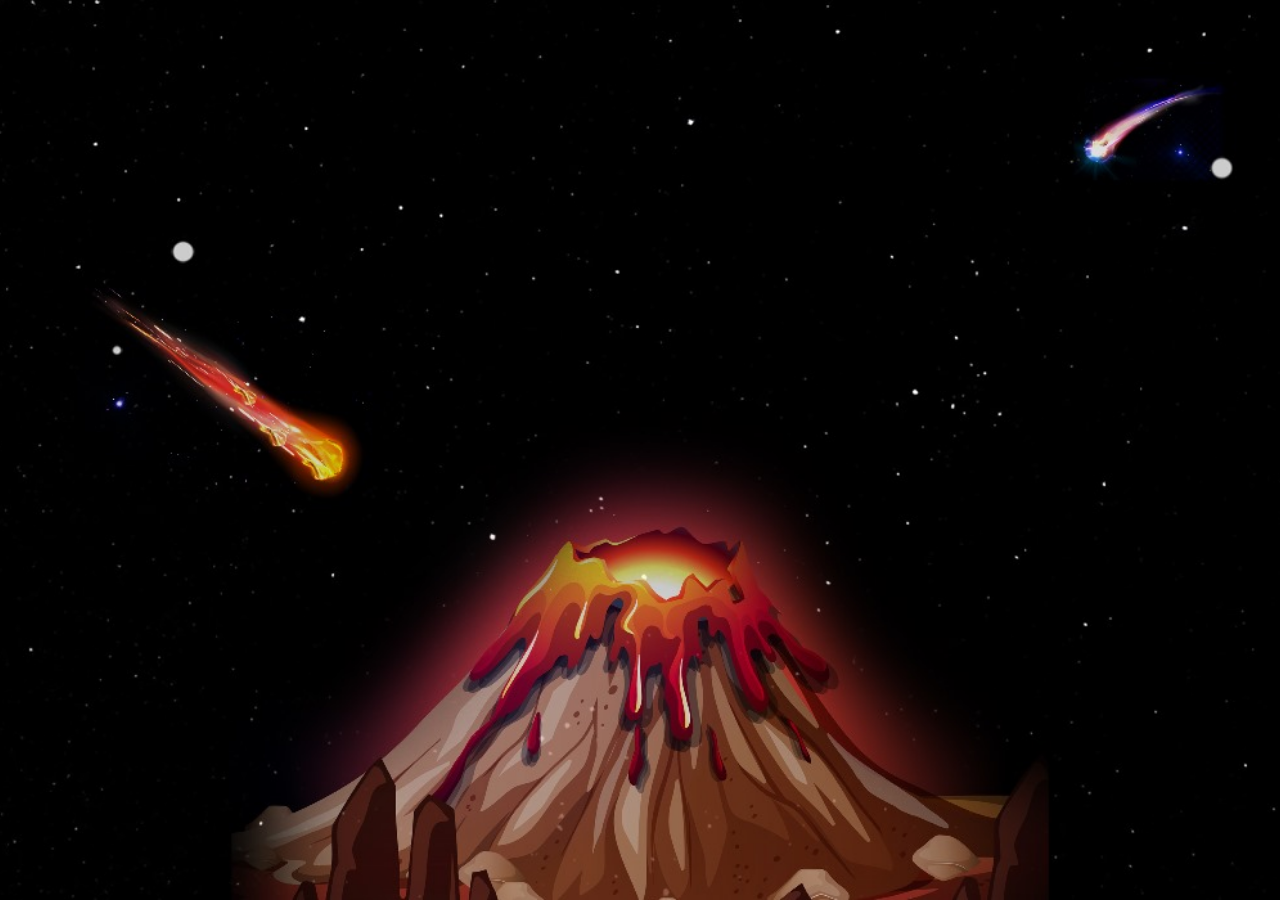
<file: static/signup/index.html>
<!doctype html>
<html lang="en">

<head>
    <meta charset="utf-8" />
    <link rel="icon" href="/favicon.ico" />
    
    <title>CTFzone</title>
    <script defer="defer" src="/static/signup/js/main.1fdb8266.js"></script>
    <link href="/static/signup/css/main.debf28ab.css" rel="stylesheet">
</head>

<body><noscript></noscript>
    <div id="root"></div>
</body>

</html>
</file>
<file: static/signup/css/main.debf28ab.css>
body {
  -webkit-font-smoothing: antialiased;
  -moz-osx-font-smoothing: grayscale;
  font-family: -apple-system, BlinkMacSystemFont, Segoe UI, Roboto, Oxygen,
    Ubuntu, Cantarell, Fira Sans, Droid Sans, Helvetica Neue, sans-serif;
}
code {
  font-family: source-code-pro, Menlo, Monaco, Consolas, Courier New, monospace;
}
body {
  align-items: center;
  -webkit-backdrop-filter: blur(0px);
  backdrop-filter: blur(0px);
  background: url(/static/signup/media/login.b3d6bb5cd932265d8024.jpg) no-repeat 50%
    fixed;
  background-size: cover;
  color: #fff;
  display: flex;
  font-family: Poppins, sans-serif;
  height: 100vh;
  justify-content: center;
  margin: 0;
}
.signup-container {
  padding: 0;
  right: 50px;
  text-align: center;
  width: 300px;
}
.signup-container h2 {
  color: #fff;
  font-size: 2.5rem;
  margin-bottom: 20px;
}
.signup-container p {
  color: #bbb;
  font-size: 1.2rem;
  margin-bottom: 30px;
}
.signup-form {
  display: flex;
  flex-direction: column;
}
.signup-form label {
  color: #bbb;
  font-size: 1.2rem;
  margin-bottom: 10px;
  text-align: left;
}
.signup-form input {
  background: #ffffff1a;
  border: none;
  border-radius: 30px;
  box-shadow: none;
  color: #fff;
  font-size: 1.1rem;
  justify-content: center;
  margin-bottom: 20px;
  margin-right: 100px;
  outline: none;
  padding: 15px;
  transition: all 0.3s ease-in-out;
  width: 100%;
}
.signup-form input::placeholder {
  color: #ddd;
}
.signup-form input:focus {
  background: #fff3;
  box-shadow: 0 0 15px #fff9;
}
.signup-form .password-container {
  position: relative;
}
.signup-form .password-container input {
  padding-right: 100px;
}
.signup-form .password-container i {
  color: #bbb;
  cursor: pointer;
  position: absolute;
  right: 50px;
  top: 50%;
  transform: translateY(-50%);
}
.signup-form button {
  background-color: #f58a42;
  border: none;
  border-radius: 30px;
  box-shadow: none;
  color: #fff;
  cursor: pointer;
  font-size: 1.2rem;
  margin-left: 10px;
  margin-right: 0;
  padding: 15px;
  right: 50px;
  transition: background-color 0.3s ease, transform 0.3s ease;
}
.login-form button:hover,
.signup-form button:hover {
  background-color: #e06727;
  transform: translateY(-3px);
}
.signup-form button:active {
  transform: translateY(1px);
}
.options {
  align-items: center;
  display: flex;
  font-size: 1rem;
  gap: 7px;
  justify-content: center;
}
.options a {
  color: #f58a42;
  text-decoration: none;
}
.options a:hover {
  text-decoration: underline;
}
.input-group-text {
  align-items: center;
  display: flex;
  font-size: 1rem;
  font-weight: 400;
  line-height: 1.5;
  padding: 0.375rem 0.75rem;
  text-align: center;
  white-space: nowrap;
}
.input-group {
  background: none;
  box-shadow: none;
}
.input-group-text i,
.input-group-text:hover i {
  color: #f58a42;
}
.form-control-span {
  border: #e06727;
  cursor: pointer;
  height: 0;
  padding: 0;
  position: absolute;
  right: 30px;
  top: 35%;
  width: 0;
}
/*!
 * Bootstrap Icons v1.11.3 (https://icons.getbootstrap.com/)
 * Copyright 2019-2024 The Bootstrap Authors
 * Licensed under MIT (https://github.com/twbs/icons/blob/main/LICENSE)
 */
@font-face {
  font-display: block;
  font-family: bootstrap-icons;
  src: url(/static/signup/media/bootstrap-icons.b7bcc075b395c14ce8c2.woff2)
      format("woff2"),
    url(/static/signup/media/bootstrap-icons.39795c0b4513de014cf8.woff) format("woff");
}
.bi:before,
[class*=" bi-"]:before,
[class^="bi-"]:before {
  font-feature-settings: normal;
  -webkit-font-smoothing: antialiased;
  -moz-osx-font-smoothing: grayscale;
  display: inline-block;
  font-family: bootstrap-icons !important;
  font-style: normal;
  font-variant: normal;
  font-weight: 400 !important;
  line-height: 1;
  text-transform: none;
  vertical-align: -0.125em;
}
.bi-123:before {
  content: "\f67f";
}
.bi-alarm-fill:before {
  content: "\f101";
}
.bi-alarm:before {
  content: "\f102";
}
.bi-align-bottom:before {
  content: "\f103";
}
.bi-align-center:before {
  content: "\f104";
}
.bi-align-end:before {
  content: "\f105";
}
.bi-align-middle:before {
  content: "\f106";
}
.bi-align-start:before {
  content: "\f107";
}
.bi-align-top:before {
  content: "\f108";
}
.bi-alt:before {
  content: "\f109";
}
.bi-app-indicator:before {
  content: "\f10a";
}
.bi-app:before {
  content: "\f10b";
}
.bi-archive-fill:before {
  content: "\f10c";
}
.bi-archive:before {
  content: "\f10d";
}
.bi-arrow-90deg-down:before {
  content: "\f10e";
}
.bi-arrow-90deg-left:before {
  content: "\f10f";
}
.bi-arrow-90deg-right:before {
  content: "\f110";
}
.bi-arrow-90deg-up:before {
  content: "\f111";
}
.bi-arrow-bar-down:before {
  content: "\f112";
}
.bi-arrow-bar-left:before {
  content: "\f113";
}
.bi-arrow-bar-right:before {
  content: "\f114";
}
.bi-arrow-bar-up:before {
  content: "\f115";
}
.bi-arrow-clockwise:before {
  content: "\f116";
}
.bi-arrow-counterclockwise:before {
  content: "\f117";
}
.bi-arrow-down-circle-fill:before {
  content: "\f118";
}
.bi-arrow-down-circle:before {
  content: "\f119";
}
.bi-arrow-down-left-circle-fill:before {
  content: "\f11a";
}
.bi-arrow-down-left-circle:before {
  content: "\f11b";
}
.bi-arrow-down-left-square-fill:before {
  content: "\f11c";
}
.bi-arrow-down-left-square:before {
  content: "\f11d";
}
.bi-arrow-down-left:before {
  content: "\f11e";
}
.bi-arrow-down-right-circle-fill:before {
  content: "\f11f";
}
.bi-arrow-down-right-circle:before {
  content: "\f120";
}
.bi-arrow-down-right-square-fill:before {
  content: "\f121";
}
.bi-arrow-down-right-square:before {
  content: "\f122";
}
.bi-arrow-down-right:before {
  content: "\f123";
}
.bi-arrow-down-short:before {
  content: "\f124";
}
.bi-arrow-down-square-fill:before {
  content: "\f125";
}
.bi-arrow-down-square:before {
  content: "\f126";
}
.bi-arrow-down-up:before {
  content: "\f127";
}
.bi-arrow-down:before {
  content: "\f128";
}
.bi-arrow-left-circle-fill:before {
  content: "\f129";
}
.bi-arrow-left-circle:before {
  content: "\f12a";
}
.bi-arrow-left-right:before {
  content: "\f12b";
}
.bi-arrow-left-short:before {
  content: "\f12c";
}
.bi-arrow-left-square-fill:before {
  content: "\f12d";
}
.bi-arrow-left-square:before {
  content: "\f12e";
}
.bi-arrow-left:before {
  content: "\f12f";
}
.bi-arrow-repeat:before {
  content: "\f130";
}
.bi-arrow-return-left:before {
  content: "\f131";
}
.bi-arrow-return-right:before {
  content: "\f132";
}
.bi-arrow-right-circle-fill:before {
  content: "\f133";
}
.bi-arrow-right-circle:before {
  content: "\f134";
}
.bi-arrow-right-short:before {
  content: "\f135";
}
.bi-arrow-right-square-fill:before {
  content: "\f136";
}
.bi-arrow-right-square:before {
  content: "\f137";
}
.bi-arrow-right:before {
  content: "\f138";
}
.bi-arrow-up-circle-fill:before {
  content: "\f139";
}
.bi-arrow-up-circle:before {
  content: "\f13a";
}
.bi-arrow-up-left-circle-fill:before {
  content: "\f13b";
}
.bi-arrow-up-left-circle:before {
  content: "\f13c";
}
.bi-arrow-up-left-square-fill:before {
  content: "\f13d";
}
.bi-arrow-up-left-square:before {
  content: "\f13e";
}
.bi-arrow-up-left:before {
  content: "\f13f";
}
.bi-arrow-up-right-circle-fill:before {
  content: "\f140";
}
.bi-arrow-up-right-circle:before {
  content: "\f141";
}
.bi-arrow-up-right-square-fill:before {
  content: "\f142";
}
.bi-arrow-up-right-square:before {
  content: "\f143";
}
.bi-arrow-up-right:before {
  content: "\f144";
}
.bi-arrow-up-short:before {
  content: "\f145";
}
.bi-arrow-up-square-fill:before {
  content: "\f146";
}
.bi-arrow-up-square:before {
  content: "\f147";
}
.bi-arrow-up:before {
  content: "\f148";
}
.bi-arrows-angle-contract:before {
  content: "\f149";
}
.bi-arrows-angle-expand:before {
  content: "\f14a";
}
.bi-arrows-collapse:before {
  content: "\f14b";
}
.bi-arrows-expand:before {
  content: "\f14c";
}
.bi-arrows-fullscreen:before {
  content: "\f14d";
}
.bi-arrows-move:before {
  content: "\f14e";
}
.bi-aspect-ratio-fill:before {
  content: "\f14f";
}
.bi-aspect-ratio:before {
  content: "\f150";
}
.bi-asterisk:before {
  content: "\f151";
}
.bi-at:before {
  content: "\f152";
}
.bi-award-fill:before {
  content: "\f153";
}
.bi-award:before {
  content: "\f154";
}
.bi-back:before {
  content: "\f155";
}
.bi-backspace-fill:before {
  content: "\f156";
}
.bi-backspace-reverse-fill:before {
  content: "\f157";
}
.bi-backspace-reverse:before {
  content: "\f158";
}
.bi-backspace:before {
  content: "\f159";
}
.bi-badge-3d-fill:before {
  content: "\f15a";
}
.bi-badge-3d:before {
  content: "\f15b";
}
.bi-badge-4k-fill:before {
  content: "\f15c";
}
.bi-badge-4k:before {
  content: "\f15d";
}
.bi-badge-8k-fill:before {
  content: "\f15e";
}
.bi-badge-8k:before {
  content: "\f15f";
}
.bi-badge-ad-fill:before {
  content: "\f160";
}
.bi-badge-ad:before {
  content: "\f161";
}
.bi-badge-ar-fill:before {
  content: "\f162";
}
.bi-badge-ar:before {
  content: "\f163";
}
.bi-badge-cc-fill:before {
  content: "\f164";
}
.bi-badge-cc:before {
  content: "\f165";
}
.bi-badge-hd-fill:before {
  content: "\f166";
}
.bi-badge-hd:before {
  content: "\f167";
}
.bi-badge-tm-fill:before {
  content: "\f168";
}
.bi-badge-tm:before {
  content: "\f169";
}
.bi-badge-vo-fill:before {
  content: "\f16a";
}
.bi-badge-vo:before {
  content: "\f16b";
}
.bi-badge-vr-fill:before {
  content: "\f16c";
}
.bi-badge-vr:before {
  content: "\f16d";
}
.bi-badge-wc-fill:before {
  content: "\f16e";
}
.bi-badge-wc:before {
  content: "\f16f";
}
.bi-bag-check-fill:before {
  content: "\f170";
}
.bi-bag-check:before {
  content: "\f171";
}
.bi-bag-dash-fill:before {
  content: "\f172";
}
.bi-bag-dash:before {
  content: "\f173";
}
.bi-bag-fill:before {
  content: "\f174";
}
.bi-bag-plus-fill:before {
  content: "\f175";
}
.bi-bag-plus:before {
  content: "\f176";
}
.bi-bag-x-fill:before {
  content: "\f177";
}
.bi-bag-x:before {
  content: "\f178";
}
.bi-bag:before {
  content: "\f179";
}
.bi-bar-chart-fill:before {
  content: "\f17a";
}
.bi-bar-chart-line-fill:before {
  content: "\f17b";
}
.bi-bar-chart-line:before {
  content: "\f17c";
}
.bi-bar-chart-steps:before {
  content: "\f17d";
}
.bi-bar-chart:before {
  content: "\f17e";
}
.bi-basket-fill:before {
  content: "\f17f";
}
.bi-basket:before {
  content: "\f180";
}
.bi-basket2-fill:before {
  content: "\f181";
}
.bi-basket2:before {
  content: "\f182";
}
.bi-basket3-fill:before {
  content: "\f183";
}
.bi-basket3:before {
  content: "\f184";
}
.bi-battery-charging:before {
  content: "\f185";
}
.bi-battery-full:before {
  content: "\f186";
}
.bi-battery-half:before {
  content: "\f187";
}
.bi-battery:before {
  content: "\f188";
}
.bi-bell-fill:before {
  content: "\f189";
}
.bi-bell:before {
  content: "\f18a";
}
.bi-bezier:before {
  content: "\f18b";
}
.bi-bezier2:before {
  content: "\f18c";
}
.bi-bicycle:before {
  content: "\f18d";
}
.bi-binoculars-fill:before {
  content: "\f18e";
}
.bi-binoculars:before {
  content: "\f18f";
}
.bi-blockquote-left:before {
  content: "\f190";
}
.bi-blockquote-right:before {
  content: "\f191";
}
.bi-book-fill:before {
  content: "\f192";
}
.bi-book-half:before {
  content: "\f193";
}
.bi-book:before {
  content: "\f194";
}
.bi-bookmark-check-fill:before {
  content: "\f195";
}
.bi-bookmark-check:before {
  content: "\f196";
}
.bi-bookmark-dash-fill:before {
  content: "\f197";
}
.bi-bookmark-dash:before {
  content: "\f198";
}
.bi-bookmark-fill:before {
  content: "\f199";
}
.bi-bookmark-heart-fill:before {
  content: "\f19a";
}
.bi-bookmark-heart:before {
  content: "\f19b";
}
.bi-bookmark-plus-fill:before {
  content: "\f19c";
}
.bi-bookmark-plus:before {
  content: "\f19d";
}
.bi-bookmark-star-fill:before {
  content: "\f19e";
}
.bi-bookmark-star:before {
  content: "\f19f";
}
.bi-bookmark-x-fill:before {
  content: "\f1a0";
}
.bi-bookmark-x:before {
  content: "\f1a1";
}
.bi-bookmark:before {
  content: "\f1a2";
}
.bi-bookmarks-fill:before {
  content: "\f1a3";
}
.bi-bookmarks:before {
  content: "\f1a4";
}
.bi-bookshelf:before {
  content: "\f1a5";
}
.bi-bootstrap-fill:before {
  content: "\f1a6";
}
.bi-bootstrap-reboot:before {
  content: "\f1a7";
}
.bi-bootstrap:before {
  content: "\f1a8";
}
.bi-border-all:before {
  content: "\f1a9";
}
.bi-border-bottom:before {
  content: "\f1aa";
}
.bi-border-center:before {
  content: "\f1ab";
}
.bi-border-inner:before {
  content: "\f1ac";
}
.bi-border-left:before {
  content: "\f1ad";
}
.bi-border-middle:before {
  content: "\f1ae";
}
.bi-border-outer:before {
  content: "\f1af";
}
.bi-border-right:before {
  content: "\f1b0";
}
.bi-border-style:before {
  content: "\f1b1";
}
.bi-border-top:before {
  content: "\f1b2";
}
.bi-border-width:before {
  content: "\f1b3";
}
.bi-border:before {
  content: "\f1b4";
}
.bi-bounding-box-circles:before {
  content: "\f1b5";
}
.bi-bounding-box:before {
  content: "\f1b6";
}
.bi-box-arrow-down-left:before {
  content: "\f1b7";
}
.bi-box-arrow-down-right:before {
  content: "\f1b8";
}
.bi-box-arrow-down:before {
  content: "\f1b9";
}
.bi-box-arrow-in-down-left:before {
  content: "\f1ba";
}
.bi-box-arrow-in-down-right:before {
  content: "\f1bb";
}
.bi-box-arrow-in-down:before {
  content: "\f1bc";
}
.bi-box-arrow-in-left:before {
  content: "\f1bd";
}
.bi-box-arrow-in-right:before {
  content: "\f1be";
}
.bi-box-arrow-in-up-left:before {
  content: "\f1bf";
}
.bi-box-arrow-in-up-right:before {
  content: "\f1c0";
}
.bi-box-arrow-in-up:before {
  content: "\f1c1";
}
.bi-box-arrow-left:before {
  content: "\f1c2";
}
.bi-box-arrow-right:before {
  content: "\f1c3";
}
.bi-box-arrow-up-left:before {
  content: "\f1c4";
}
.bi-box-arrow-up-right:before {
  content: "\f1c5";
}
.bi-box-arrow-up:before {
  content: "\f1c6";
}
.bi-box-seam:before {
  content: "\f1c7";
}
.bi-box:before {
  content: "\f1c8";
}
.bi-braces:before {
  content: "\f1c9";
}
.bi-bricks:before {
  content: "\f1ca";
}
.bi-briefcase-fill:before {
  content: "\f1cb";
}
.bi-briefcase:before {
  content: "\f1cc";
}
.bi-brightness-alt-high-fill:before {
  content: "\f1cd";
}
.bi-brightness-alt-high:before {
  content: "\f1ce";
}
.bi-brightness-alt-low-fill:before {
  content: "\f1cf";
}
.bi-brightness-alt-low:before {
  content: "\f1d0";
}
.bi-brightness-high-fill:before {
  content: "\f1d1";
}
.bi-brightness-high:before {
  content: "\f1d2";
}
.bi-brightness-low-fill:before {
  content: "\f1d3";
}
.bi-brightness-low:before {
  content: "\f1d4";
}
.bi-broadcast-pin:before {
  content: "\f1d5";
}
.bi-broadcast:before {
  content: "\f1d6";
}
.bi-brush-fill:before {
  content: "\f1d7";
}
.bi-brush:before {
  content: "\f1d8";
}
.bi-bucket-fill:before {
  content: "\f1d9";
}
.bi-bucket:before {
  content: "\f1da";
}
.bi-bug-fill:before {
  content: "\f1db";
}
.bi-bug:before {
  content: "\f1dc";
}
.bi-building:before {
  content: "\f1dd";
}
.bi-bullseye:before {
  content: "\f1de";
}
.bi-calculator-fill:before {
  content: "\f1df";
}
.bi-calculator:before {
  content: "\f1e0";
}
.bi-calendar-check-fill:before {
  content: "\f1e1";
}
.bi-calendar-check:before {
  content: "\f1e2";
}
.bi-calendar-date-fill:before {
  content: "\f1e3";
}
.bi-calendar-date:before {
  content: "\f1e4";
}
.bi-calendar-day-fill:before {
  content: "\f1e5";
}
.bi-calendar-day:before {
  content: "\f1e6";
}
.bi-calendar-event-fill:before {
  content: "\f1e7";
}
.bi-calendar-event:before {
  content: "\f1e8";
}
.bi-calendar-fill:before {
  content: "\f1e9";
}
.bi-calendar-minus-fill:before {
  content: "\f1ea";
}
.bi-calendar-minus:before {
  content: "\f1eb";
}
.bi-calendar-month-fill:before {
  content: "\f1ec";
}
.bi-calendar-month:before {
  content: "\f1ed";
}
.bi-calendar-plus-fill:before {
  content: "\f1ee";
}
.bi-calendar-plus:before {
  content: "\f1ef";
}
.bi-calendar-range-fill:before {
  content: "\f1f0";
}
.bi-calendar-range:before {
  content: "\f1f1";
}
.bi-calendar-week-fill:before {
  content: "\f1f2";
}
.bi-calendar-week:before {
  content: "\f1f3";
}
.bi-calendar-x-fill:before {
  content: "\f1f4";
}
.bi-calendar-x:before {
  content: "\f1f5";
}
.bi-calendar:before {
  content: "\f1f6";
}
.bi-calendar2-check-fill:before {
  content: "\f1f7";
}
.bi-calendar2-check:before {
  content: "\f1f8";
}
.bi-calendar2-date-fill:before {
  content: "\f1f9";
}
.bi-calendar2-date:before {
  content: "\f1fa";
}
.bi-calendar2-day-fill:before {
  content: "\f1fb";
}
.bi-calendar2-day:before {
  content: "\f1fc";
}
.bi-calendar2-event-fill:before {
  content: "\f1fd";
}
.bi-calendar2-event:before {
  content: "\f1fe";
}
.bi-calendar2-fill:before {
  content: "\f1ff";
}
.bi-calendar2-minus-fill:before {
  content: "\f200";
}
.bi-calendar2-minus:before {
  content: "\f201";
}
.bi-calendar2-month-fill:before {
  content: "\f202";
}
.bi-calendar2-month:before {
  content: "\f203";
}
.bi-calendar2-plus-fill:before {
  content: "\f204";
}
.bi-calendar2-plus:before {
  content: "\f205";
}
.bi-calendar2-range-fill:before {
  content: "\f206";
}
.bi-calendar2-range:before {
  content: "\f207";
}
.bi-calendar2-week-fill:before {
  content: "\f208";
}
.bi-calendar2-week:before {
  content: "\f209";
}
.bi-calendar2-x-fill:before {
  content: "\f20a";
}
.bi-calendar2-x:before {
  content: "\f20b";
}
.bi-calendar2:before {
  content: "\f20c";
}
.bi-calendar3-event-fill:before {
  content: "\f20d";
}
.bi-calendar3-event:before {
  content: "\f20e";
}
.bi-calendar3-fill:before {
  content: "\f20f";
}
.bi-calendar3-range-fill:before {
  content: "\f210";
}
.bi-calendar3-range:before {
  content: "\f211";
}
.bi-calendar3-week-fill:before {
  content: "\f212";
}
.bi-calendar3-week:before {
  content: "\f213";
}
.bi-calendar3:before {
  content: "\f214";
}
.bi-calendar4-event:before {
  content: "\f215";
}
.bi-calendar4-range:before {
  content: "\f216";
}
.bi-calendar4-week:before {
  content: "\f217";
}
.bi-calendar4:before {
  content: "\f218";
}
.bi-camera-fill:before {
  content: "\f219";
}
.bi-camera-reels-fill:before {
  content: "\f21a";
}
.bi-camera-reels:before {
  content: "\f21b";
}
.bi-camera-video-fill:before {
  content: "\f21c";
}
.bi-camera-video-off-fill:before {
  content: "\f21d";
}
.bi-camera-video-off:before {
  content: "\f21e";
}
.bi-camera-video:before {
  content: "\f21f";
}
.bi-camera:before {
  content: "\f220";
}
.bi-camera2:before {
  content: "\f221";
}
.bi-capslock-fill:before {
  content: "\f222";
}
.bi-capslock:before {
  content: "\f223";
}
.bi-card-checklist:before {
  content: "\f224";
}
.bi-card-heading:before {
  content: "\f225";
}
.bi-card-image:before {
  content: "\f226";
}
.bi-card-list:before {
  content: "\f227";
}
.bi-card-text:before {
  content: "\f228";
}
.bi-caret-down-fill:before {
  content: "\f229";
}
.bi-caret-down-square-fill:before {
  content: "\f22a";
}
.bi-caret-down-square:before {
  content: "\f22b";
}
.bi-caret-down:before {
  content: "\f22c";
}
.bi-caret-left-fill:before {
  content: "\f22d";
}
.bi-caret-left-square-fill:before {
  content: "\f22e";
}
.bi-caret-left-square:before {
  content: "\f22f";
}
.bi-caret-left:before {
  content: "\f230";
}
.bi-caret-right-fill:before {
  content: "\f231";
}
.bi-caret-right-square-fill:before {
  content: "\f232";
}
.bi-caret-right-square:before {
  content: "\f233";
}
.bi-caret-right:before {
  content: "\f234";
}
.bi-caret-up-fill:before {
  content: "\f235";
}
.bi-caret-up-square-fill:before {
  content: "\f236";
}
.bi-caret-up-square:before {
  content: "\f237";
}
.bi-caret-up:before {
  content: "\f238";
}
.bi-cart-check-fill:before {
  content: "\f239";
}
.bi-cart-check:before {
  content: "\f23a";
}
.bi-cart-dash-fill:before {
  content: "\f23b";
}
.bi-cart-dash:before {
  content: "\f23c";
}
.bi-cart-fill:before {
  content: "\f23d";
}
.bi-cart-plus-fill:before {
  content: "\f23e";
}
.bi-cart-plus:before {
  content: "\f23f";
}
.bi-cart-x-fill:before {
  content: "\f240";
}
.bi-cart-x:before {
  content: "\f241";
}
.bi-cart:before {
  content: "\f242";
}
.bi-cart2:before {
  content: "\f243";
}
.bi-cart3:before {
  content: "\f244";
}
.bi-cart4:before {
  content: "\f245";
}
.bi-cash-stack:before {
  content: "\f246";
}
.bi-cash:before {
  content: "\f247";
}
.bi-cast:before {
  content: "\f248";
}
.bi-chat-dots-fill:before {
  content: "\f249";
}
.bi-chat-dots:before {
  content: "\f24a";
}
.bi-chat-fill:before {
  content: "\f24b";
}
.bi-chat-left-dots-fill:before {
  content: "\f24c";
}
.bi-chat-left-dots:before {
  content: "\f24d";
}
.bi-chat-left-fill:before {
  content: "\f24e";
}
.bi-chat-left-quote-fill:before {
  content: "\f24f";
}
.bi-chat-left-quote:before {
  content: "\f250";
}
.bi-chat-left-text-fill:before {
  content: "\f251";
}
.bi-chat-left-text:before {
  content: "\f252";
}
.bi-chat-left:before {
  content: "\f253";
}
.bi-chat-quote-fill:before {
  content: "\f254";
}
.bi-chat-quote:before {
  content: "\f255";
}
.bi-chat-right-dots-fill:before {
  content: "\f256";
}
.bi-chat-right-dots:before {
  content: "\f257";
}
.bi-chat-right-fill:before {
  content: "\f258";
}
.bi-chat-right-quote-fill:before {
  content: "\f259";
}
.bi-chat-right-quote:before {
  content: "\f25a";
}
.bi-chat-right-text-fill:before {
  content: "\f25b";
}
.bi-chat-right-text:before {
  content: "\f25c";
}
.bi-chat-right:before {
  content: "\f25d";
}
.bi-chat-square-dots-fill:before {
  content: "\f25e";
}
.bi-chat-square-dots:before {
  content: "\f25f";
}
.bi-chat-square-fill:before {
  content: "\f260";
}
.bi-chat-square-quote-fill:before {
  content: "\f261";
}
.bi-chat-square-quote:before {
  content: "\f262";
}
.bi-chat-square-text-fill:before {
  content: "\f263";
}
.bi-chat-square-text:before {
  content: "\f264";
}
.bi-chat-square:before {
  content: "\f265";
}
.bi-chat-text-fill:before {
  content: "\f266";
}
.bi-chat-text:before {
  content: "\f267";
}
.bi-chat:before {
  content: "\f268";
}
.bi-check-all:before {
  content: "\f269";
}
.bi-check-circle-fill:before {
  content: "\f26a";
}
.bi-check-circle:before {
  content: "\f26b";
}
.bi-check-square-fill:before {
  content: "\f26c";
}
.bi-check-square:before {
  content: "\f26d";
}
.bi-check:before {
  content: "\f26e";
}
.bi-check2-all:before {
  content: "\f26f";
}
.bi-check2-circle:before {
  content: "\f270";
}
.bi-check2-square:before {
  content: "\f271";
}
.bi-check2:before {
  content: "\f272";
}
.bi-chevron-bar-contract:before {
  content: "\f273";
}
.bi-chevron-bar-down:before {
  content: "\f274";
}
.bi-chevron-bar-expand:before {
  content: "\f275";
}
.bi-chevron-bar-left:before {
  content: "\f276";
}
.bi-chevron-bar-right:before {
  content: "\f277";
}
.bi-chevron-bar-up:before {
  content: "\f278";
}
.bi-chevron-compact-down:before {
  content: "\f279";
}
.bi-chevron-compact-left:before {
  content: "\f27a";
}
.bi-chevron-compact-right:before {
  content: "\f27b";
}
.bi-chevron-compact-up:before {
  content: "\f27c";
}
.bi-chevron-contract:before {
  content: "\f27d";
}
.bi-chevron-double-down:before {
  content: "\f27e";
}
.bi-chevron-double-left:before {
  content: "\f27f";
}
.bi-chevron-double-right:before {
  content: "\f280";
}
.bi-chevron-double-up:before {
  content: "\f281";
}
.bi-chevron-down:before {
  content: "\f282";
}
.bi-chevron-expand:before {
  content: "\f283";
}
.bi-chevron-left:before {
  content: "\f284";
}
.bi-chevron-right:before {
  content: "\f285";
}
.bi-chevron-up:before {
  content: "\f286";
}
.bi-circle-fill:before {
  content: "\f287";
}
.bi-circle-half:before {
  content: "\f288";
}
.bi-circle-square:before {
  content: "\f289";
}
.bi-circle:before {
  content: "\f28a";
}
.bi-clipboard-check:before {
  content: "\f28b";
}
.bi-clipboard-data:before {
  content: "\f28c";
}
.bi-clipboard-minus:before {
  content: "\f28d";
}
.bi-clipboard-plus:before {
  content: "\f28e";
}
.bi-clipboard-x:before {
  content: "\f28f";
}
.bi-clipboard:before {
  content: "\f290";
}
.bi-clock-fill:before {
  content: "\f291";
}
.bi-clock-history:before {
  content: "\f292";
}
.bi-clock:before {
  content: "\f293";
}
.bi-cloud-arrow-down-fill:before {
  content: "\f294";
}
.bi-cloud-arrow-down:before {
  content: "\f295";
}
.bi-cloud-arrow-up-fill:before {
  content: "\f296";
}
.bi-cloud-arrow-up:before {
  content: "\f297";
}
.bi-cloud-check-fill:before {
  content: "\f298";
}
.bi-cloud-check:before {
  content: "\f299";
}
.bi-cloud-download-fill:before {
  content: "\f29a";
}
.bi-cloud-download:before {
  content: "\f29b";
}
.bi-cloud-drizzle-fill:before {
  content: "\f29c";
}
.bi-cloud-drizzle:before {
  content: "\f29d";
}
.bi-cloud-fill:before {
  content: "\f29e";
}
.bi-cloud-fog-fill:before {
  content: "\f29f";
}
.bi-cloud-fog:before {
  content: "\f2a0";
}
.bi-cloud-fog2-fill:before {
  content: "\f2a1";
}
.bi-cloud-fog2:before {
  content: "\f2a2";
}
.bi-cloud-hail-fill:before {
  content: "\f2a3";
}
.bi-cloud-hail:before {
  content: "\f2a4";
}
.bi-cloud-haze-fill:before {
  content: "\f2a6";
}
.bi-cloud-haze:before {
  content: "\f2a7";
}
.bi-cloud-haze2-fill:before {
  content: "\f2a8";
}
.bi-cloud-lightning-fill:before {
  content: "\f2a9";
}
.bi-cloud-lightning-rain-fill:before {
  content: "\f2aa";
}
.bi-cloud-lightning-rain:before {
  content: "\f2ab";
}
.bi-cloud-lightning:before {
  content: "\f2ac";
}
.bi-cloud-minus-fill:before {
  content: "\f2ad";
}
.bi-cloud-minus:before {
  content: "\f2ae";
}
.bi-cloud-moon-fill:before {
  content: "\f2af";
}
.bi-cloud-moon:before {
  content: "\f2b0";
}
.bi-cloud-plus-fill:before {
  content: "\f2b1";
}
.bi-cloud-plus:before {
  content: "\f2b2";
}
.bi-cloud-rain-fill:before {
  content: "\f2b3";
}
.bi-cloud-rain-heavy-fill:before {
  content: "\f2b4";
}
.bi-cloud-rain-heavy:before {
  content: "\f2b5";
}
.bi-cloud-rain:before {
  content: "\f2b6";
}
.bi-cloud-slash-fill:before {
  content: "\f2b7";
}
.bi-cloud-slash:before {
  content: "\f2b8";
}
.bi-cloud-sleet-fill:before {
  content: "\f2b9";
}
.bi-cloud-sleet:before {
  content: "\f2ba";
}
.bi-cloud-snow-fill:before {
  content: "\f2bb";
}
.bi-cloud-snow:before {
  content: "\f2bc";
}
.bi-cloud-sun-fill:before {
  content: "\f2bd";
}
.bi-cloud-sun:before {
  content: "\f2be";
}
.bi-cloud-upload-fill:before {
  content: "\f2bf";
}
.bi-cloud-upload:before {
  content: "\f2c0";
}
.bi-cloud:before {
  content: "\f2c1";
}
.bi-clouds-fill:before {
  content: "\f2c2";
}
.bi-clouds:before {
  content: "\f2c3";
}
.bi-cloudy-fill:before {
  content: "\f2c4";
}
.bi-cloudy:before {
  content: "\f2c5";
}
.bi-code-slash:before {
  content: "\f2c6";
}
.bi-code-square:before {
  content: "\f2c7";
}
.bi-code:before {
  content: "\f2c8";
}
.bi-collection-fill:before {
  content: "\f2c9";
}
.bi-collection-play-fill:before {
  content: "\f2ca";
}
.bi-collection-play:before {
  content: "\f2cb";
}
.bi-collection:before {
  content: "\f2cc";
}
.bi-columns-gap:before {
  content: "\f2cd";
}
.bi-columns:before {
  content: "\f2ce";
}
.bi-command:before {
  content: "\f2cf";
}
.bi-compass-fill:before {
  content: "\f2d0";
}
.bi-compass:before {
  content: "\f2d1";
}
.bi-cone-striped:before {
  content: "\f2d2";
}
.bi-cone:before {
  content: "\f2d3";
}
.bi-controller:before {
  content: "\f2d4";
}
.bi-cpu-fill:before {
  content: "\f2d5";
}
.bi-cpu:before {
  content: "\f2d6";
}
.bi-credit-card-2-back-fill:before {
  content: "\f2d7";
}
.bi-credit-card-2-back:before {
  content: "\f2d8";
}
.bi-credit-card-2-front-fill:before {
  content: "\f2d9";
}
.bi-credit-card-2-front:before {
  content: "\f2da";
}
.bi-credit-card-fill:before {
  content: "\f2db";
}
.bi-credit-card:before {
  content: "\f2dc";
}
.bi-crop:before {
  content: "\f2dd";
}
.bi-cup-fill:before {
  content: "\f2de";
}
.bi-cup-straw:before {
  content: "\f2df";
}
.bi-cup:before {
  content: "\f2e0";
}
.bi-cursor-fill:before {
  content: "\f2e1";
}
.bi-cursor-text:before {
  content: "\f2e2";
}
.bi-cursor:before {
  content: "\f2e3";
}
.bi-dash-circle-dotted:before {
  content: "\f2e4";
}
.bi-dash-circle-fill:before {
  content: "\f2e5";
}
.bi-dash-circle:before {
  content: "\f2e6";
}
.bi-dash-square-dotted:before {
  content: "\f2e7";
}
.bi-dash-square-fill:before {
  content: "\f2e8";
}
.bi-dash-square:before {
  content: "\f2e9";
}
.bi-dash:before {
  content: "\f2ea";
}
.bi-diagram-2-fill:before {
  content: "\f2eb";
}
.bi-diagram-2:before {
  content: "\f2ec";
}
.bi-diagram-3-fill:before {
  content: "\f2ed";
}
.bi-diagram-3:before {
  content: "\f2ee";
}
.bi-diamond-fill:before {
  content: "\f2ef";
}
.bi-diamond-half:before {
  content: "\f2f0";
}
.bi-diamond:before {
  content: "\f2f1";
}
.bi-dice-1-fill:before {
  content: "\f2f2";
}
.bi-dice-1:before {
  content: "\f2f3";
}
.bi-dice-2-fill:before {
  content: "\f2f4";
}
.bi-dice-2:before {
  content: "\f2f5";
}
.bi-dice-3-fill:before {
  content: "\f2f6";
}
.bi-dice-3:before {
  content: "\f2f7";
}
.bi-dice-4-fill:before {
  content: "\f2f8";
}
.bi-dice-4:before {
  content: "\f2f9";
}
.bi-dice-5-fill:before {
  content: "\f2fa";
}
.bi-dice-5:before {
  content: "\f2fb";
}
.bi-dice-6-fill:before {
  content: "\f2fc";
}
.bi-dice-6:before {
  content: "\f2fd";
}
.bi-disc-fill:before {
  content: "\f2fe";
}
.bi-disc:before {
  content: "\f2ff";
}
.bi-discord:before {
  content: "\f300";
}
.bi-display-fill:before {
  content: "\f301";
}
.bi-display:before {
  content: "\f302";
}
.bi-distribute-horizontal:before {
  content: "\f303";
}
.bi-distribute-vertical:before {
  content: "\f304";
}
.bi-door-closed-fill:before {
  content: "\f305";
}
.bi-door-closed:before {
  content: "\f306";
}
.bi-door-open-fill:before {
  content: "\f307";
}
.bi-door-open:before {
  content: "\f308";
}
.bi-dot:before {
  content: "\f309";
}
.bi-download:before {
  content: "\f30a";
}
.bi-droplet-fill:before {
  content: "\f30b";
}
.bi-droplet-half:before {
  content: "\f30c";
}
.bi-droplet:before {
  content: "\f30d";
}
.bi-earbuds:before {
  content: "\f30e";
}
.bi-easel-fill:before {
  content: "\f30f";
}
.bi-easel:before {
  content: "\f310";
}
.bi-egg-fill:before {
  content: "\f311";
}
.bi-egg-fried:before {
  content: "\f312";
}
.bi-egg:before {
  content: "\f313";
}
.bi-eject-fill:before {
  content: "\f314";
}
.bi-eject:before {
  content: "\f315";
}
.bi-emoji-angry-fill:before {
  content: "\f316";
}
.bi-emoji-angry:before {
  content: "\f317";
}
.bi-emoji-dizzy-fill:before {
  content: "\f318";
}
.bi-emoji-dizzy:before {
  content: "\f319";
}
.bi-emoji-expressionless-fill:before {
  content: "\f31a";
}
.bi-emoji-expressionless:before {
  content: "\f31b";
}
.bi-emoji-frown-fill:before {
  content: "\f31c";
}
.bi-emoji-frown:before {
  content: "\f31d";
}
.bi-emoji-heart-eyes-fill:before {
  content: "\f31e";
}
.bi-emoji-heart-eyes:before {
  content: "\f31f";
}
.bi-emoji-laughing-fill:before {
  content: "\f320";
}
.bi-emoji-laughing:before {
  content: "\f321";
}
.bi-emoji-neutral-fill:before {
  content: "\f322";
}
.bi-emoji-neutral:before {
  content: "\f323";
}
.bi-emoji-smile-fill:before {
  content: "\f324";
}
.bi-emoji-smile-upside-down-fill:before {
  content: "\f325";
}
.bi-emoji-smile-upside-down:before {
  content: "\f326";
}
.bi-emoji-smile:before {
  content: "\f327";
}
.bi-emoji-sunglasses-fill:before {
  content: "\f328";
}
.bi-emoji-sunglasses:before {
  content: "\f329";
}
.bi-emoji-wink-fill:before {
  content: "\f32a";
}
.bi-emoji-wink:before {
  content: "\f32b";
}
.bi-envelope-fill:before {
  content: "\f32c";
}
.bi-envelope-open-fill:before {
  content: "\f32d";
}
.bi-envelope-open:before {
  content: "\f32e";
}
.bi-envelope:before {
  content: "\f32f";
}
.bi-eraser-fill:before {
  content: "\f330";
}
.bi-eraser:before {
  content: "\f331";
}
.bi-exclamation-circle-fill:before {
  content: "\f332";
}
.bi-exclamation-circle:before {
  content: "\f333";
}
.bi-exclamation-diamond-fill:before {
  content: "\f334";
}
.bi-exclamation-diamond:before {
  content: "\f335";
}
.bi-exclamation-octagon-fill:before {
  content: "\f336";
}
.bi-exclamation-octagon:before {
  content: "\f337";
}
.bi-exclamation-square-fill:before {
  content: "\f338";
}
.bi-exclamation-square:before {
  content: "\f339";
}
.bi-exclamation-triangle-fill:before {
  content: "\f33a";
}
.bi-exclamation-triangle:before {
  content: "\f33b";
}
.bi-exclamation:before {
  content: "\f33c";
}
.bi-exclude:before {
  content: "\f33d";
}
.bi-eye-fill:before {
  content: "\f33e";
}
.bi-eye-slash-fill:before {
  content: "\f33f";
}
.bi-eye-slash:before {
  content: "\f340";
}
.bi-eye:before {
  content: "\f341";
}
.bi-eyedropper:before {
  content: "\f342";
}
.bi-eyeglasses:before {
  content: "\f343";
}
.bi-facebook:before {
  content: "\f344";
}
.bi-file-arrow-down-fill:before {
  content: "\f345";
}
.bi-file-arrow-down:before {
  content: "\f346";
}
.bi-file-arrow-up-fill:before {
  content: "\f347";
}
.bi-file-arrow-up:before {
  content: "\f348";
}
.bi-file-bar-graph-fill:before {
  content: "\f349";
}
.bi-file-bar-graph:before {
  content: "\f34a";
}
.bi-file-binary-fill:before {
  content: "\f34b";
}
.bi-file-binary:before {
  content: "\f34c";
}
.bi-file-break-fill:before {
  content: "\f34d";
}
.bi-file-break:before {
  content: "\f34e";
}
.bi-file-check-fill:before {
  content: "\f34f";
}
.bi-file-check:before {
  content: "\f350";
}
.bi-file-code-fill:before {
  content: "\f351";
}
.bi-file-code:before {
  content: "\f352";
}
.bi-file-diff-fill:before {
  content: "\f353";
}
.bi-file-diff:before {
  content: "\f354";
}
.bi-file-earmark-arrow-down-fill:before {
  content: "\f355";
}
.bi-file-earmark-arrow-down:before {
  content: "\f356";
}
.bi-file-earmark-arrow-up-fill:before {
  content: "\f357";
}
.bi-file-earmark-arrow-up:before {
  content: "\f358";
}
.bi-file-earmark-bar-graph-fill:before {
  content: "\f359";
}
.bi-file-earmark-bar-graph:before {
  content: "\f35a";
}
.bi-file-earmark-binary-fill:before {
  content: "\f35b";
}
.bi-file-earmark-binary:before {
  content: "\f35c";
}
.bi-file-earmark-break-fill:before {
  content: "\f35d";
}
.bi-file-earmark-break:before {
  content: "\f35e";
}
.bi-file-earmark-check-fill:before {
  content: "\f35f";
}
.bi-file-earmark-check:before {
  content: "\f360";
}
.bi-file-earmark-code-fill:before {
  content: "\f361";
}
.bi-file-earmark-code:before {
  content: "\f362";
}
.bi-file-earmark-diff-fill:before {
  content: "\f363";
}
.bi-file-earmark-diff:before {
  content: "\f364";
}
.bi-file-earmark-easel-fill:before {
  content: "\f365";
}
.bi-file-earmark-easel:before {
  content: "\f366";
}
.bi-file-earmark-excel-fill:before {
  content: "\f367";
}
.bi-file-earmark-excel:before {
  content: "\f368";
}
.bi-file-earmark-fill:before {
  content: "\f369";
}
.bi-file-earmark-font-fill:before {
  content: "\f36a";
}
.bi-file-earmark-font:before {
  content: "\f36b";
}
.bi-file-earmark-image-fill:before {
  content: "\f36c";
}
.bi-file-earmark-image:before {
  content: "\f36d";
}
.bi-file-earmark-lock-fill:before {
  content: "\f36e";
}
.bi-file-earmark-lock:before {
  content: "\f36f";
}
.bi-file-earmark-lock2-fill:before {
  content: "\f370";
}
.bi-file-earmark-lock2:before {
  content: "\f371";
}
.bi-file-earmark-medical-fill:before {
  content: "\f372";
}
.bi-file-earmark-medical:before {
  content: "\f373";
}
.bi-file-earmark-minus-fill:before {
  content: "\f374";
}
.bi-file-earmark-minus:before {
  content: "\f375";
}
.bi-file-earmark-music-fill:before {
  content: "\f376";
}
.bi-file-earmark-music:before {
  content: "\f377";
}
.bi-file-earmark-person-fill:before {
  content: "\f378";
}
.bi-file-earmark-person:before {
  content: "\f379";
}
.bi-file-earmark-play-fill:before {
  content: "\f37a";
}
.bi-file-earmark-play:before {
  content: "\f37b";
}
.bi-file-earmark-plus-fill:before {
  content: "\f37c";
}
.bi-file-earmark-plus:before {
  content: "\f37d";
}
.bi-file-earmark-post-fill:before {
  content: "\f37e";
}
.bi-file-earmark-post:before {
  content: "\f37f";
}
.bi-file-earmark-ppt-fill:before {
  content: "\f380";
}
.bi-file-earmark-ppt:before {
  content: "\f381";
}
.bi-file-earmark-richtext-fill:before {
  content: "\f382";
}
.bi-file-earmark-richtext:before {
  content: "\f383";
}
.bi-file-earmark-ruled-fill:before {
  content: "\f384";
}
.bi-file-earmark-ruled:before {
  content: "\f385";
}
.bi-file-earmark-slides-fill:before {
  content: "\f386";
}
.bi-file-earmark-slides:before {
  content: "\f387";
}
.bi-file-earmark-spreadsheet-fill:before {
  content: "\f388";
}
.bi-file-earmark-spreadsheet:before {
  content: "\f389";
}
.bi-file-earmark-text-fill:before {
  content: "\f38a";
}
.bi-file-earmark-text:before {
  content: "\f38b";
}
.bi-file-earmark-word-fill:before {
  content: "\f38c";
}
.bi-file-earmark-word:before {
  content: "\f38d";
}
.bi-file-earmark-x-fill:before {
  content: "\f38e";
}
.bi-file-earmark-x:before {
  content: "\f38f";
}
.bi-file-earmark-zip-fill:before {
  content: "\f390";
}
.bi-file-earmark-zip:before {
  content: "\f391";
}
.bi-file-earmark:before {
  content: "\f392";
}
.bi-file-easel-fill:before {
  content: "\f393";
}
.bi-file-easel:before {
  content: "\f394";
}
.bi-file-excel-fill:before {
  content: "\f395";
}
.bi-file-excel:before {
  content: "\f396";
}
.bi-file-fill:before {
  content: "\f397";
}
.bi-file-font-fill:before {
  content: "\f398";
}
.bi-file-font:before {
  content: "\f399";
}
.bi-file-image-fill:before {
  content: "\f39a";
}
.bi-file-image:before {
  content: "\f39b";
}
.bi-file-lock-fill:before {
  content: "\f39c";
}
.bi-file-lock:before {
  content: "\f39d";
}
.bi-file-lock2-fill:before {
  content: "\f39e";
}
.bi-file-lock2:before {
  content: "\f39f";
}
.bi-file-medical-fill:before {
  content: "\f3a0";
}
.bi-file-medical:before {
  content: "\f3a1";
}
.bi-file-minus-fill:before {
  content: "\f3a2";
}
.bi-file-minus:before {
  content: "\f3a3";
}
.bi-file-music-fill:before {
  content: "\f3a4";
}
.bi-file-music:before {
  content: "\f3a5";
}
.bi-file-person-fill:before {
  content: "\f3a6";
}
.bi-file-person:before {
  content: "\f3a7";
}
.bi-file-play-fill:before {
  content: "\f3a8";
}
.bi-file-play:before {
  content: "\f3a9";
}
.bi-file-plus-fill:before {
  content: "\f3aa";
}
.bi-file-plus:before {
  content: "\f3ab";
}
.bi-file-post-fill:before {
  content: "\f3ac";
}
.bi-file-post:before {
  content: "\f3ad";
}
.bi-file-ppt-fill:before {
  content: "\f3ae";
}
.bi-file-ppt:before {
  content: "\f3af";
}
.bi-file-richtext-fill:before {
  content: "\f3b0";
}
.bi-file-richtext:before {
  content: "\f3b1";
}
.bi-file-ruled-fill:before {
  content: "\f3b2";
}
.bi-file-ruled:before {
  content: "\f3b3";
}
.bi-file-slides-fill:before {
  content: "\f3b4";
}
.bi-file-slides:before {
  content: "\f3b5";
}
.bi-file-spreadsheet-fill:before {
  content: "\f3b6";
}
.bi-file-spreadsheet:before {
  content: "\f3b7";
}
.bi-file-text-fill:before {
  content: "\f3b8";
}
.bi-file-text:before {
  content: "\f3b9";
}
.bi-file-word-fill:before {
  content: "\f3ba";
}
.bi-file-word:before {
  content: "\f3bb";
}
.bi-file-x-fill:before {
  content: "\f3bc";
}
.bi-file-x:before {
  content: "\f3bd";
}
.bi-file-zip-fill:before {
  content: "\f3be";
}
.bi-file-zip:before {
  content: "\f3bf";
}
.bi-file:before {
  content: "\f3c0";
}
.bi-files-alt:before {
  content: "\f3c1";
}
.bi-files:before {
  content: "\f3c2";
}
.bi-film:before {
  content: "\f3c3";
}
.bi-filter-circle-fill:before {
  content: "\f3c4";
}
.bi-filter-circle:before {
  content: "\f3c5";
}
.bi-filter-left:before {
  content: "\f3c6";
}
.bi-filter-right:before {
  content: "\f3c7";
}
.bi-filter-square-fill:before {
  content: "\f3c8";
}
.bi-filter-square:before {
  content: "\f3c9";
}
.bi-filter:before {
  content: "\f3ca";
}
.bi-flag-fill:before {
  content: "\f3cb";
}
.bi-flag:before {
  content: "\f3cc";
}
.bi-flower1:before {
  content: "\f3cd";
}
.bi-flower2:before {
  content: "\f3ce";
}
.bi-flower3:before {
  content: "\f3cf";
}
.bi-folder-check:before {
  content: "\f3d0";
}
.bi-folder-fill:before {
  content: "\f3d1";
}
.bi-folder-minus:before {
  content: "\f3d2";
}
.bi-folder-plus:before {
  content: "\f3d3";
}
.bi-folder-symlink-fill:before {
  content: "\f3d4";
}
.bi-folder-symlink:before {
  content: "\f3d5";
}
.bi-folder-x:before {
  content: "\f3d6";
}
.bi-folder:before {
  content: "\f3d7";
}
.bi-folder2-open:before {
  content: "\f3d8";
}
.bi-folder2:before {
  content: "\f3d9";
}
.bi-fonts:before {
  content: "\f3da";
}
.bi-forward-fill:before {
  content: "\f3db";
}
.bi-forward:before {
  content: "\f3dc";
}
.bi-front:before {
  content: "\f3dd";
}
.bi-fullscreen-exit:before {
  content: "\f3de";
}
.bi-fullscreen:before {
  content: "\f3df";
}
.bi-funnel-fill:before {
  content: "\f3e0";
}
.bi-funnel:before {
  content: "\f3e1";
}
.bi-gear-fill:before {
  content: "\f3e2";
}
.bi-gear-wide-connected:before {
  content: "\f3e3";
}
.bi-gear-wide:before {
  content: "\f3e4";
}
.bi-gear:before {
  content: "\f3e5";
}
.bi-gem:before {
  content: "\f3e6";
}
.bi-geo-alt-fill:before {
  content: "\f3e7";
}
.bi-geo-alt:before {
  content: "\f3e8";
}
.bi-geo-fill:before {
  content: "\f3e9";
}
.bi-geo:before {
  content: "\f3ea";
}
.bi-gift-fill:before {
  content: "\f3eb";
}
.bi-gift:before {
  content: "\f3ec";
}
.bi-github:before {
  content: "\f3ed";
}
.bi-globe:before {
  content: "\f3ee";
}
.bi-globe2:before {
  content: "\f3ef";
}
.bi-google:before {
  content: "\f3f0";
}
.bi-graph-down:before {
  content: "\f3f1";
}
.bi-graph-up:before {
  content: "\f3f2";
}
.bi-grid-1x2-fill:before {
  content: "\f3f3";
}
.bi-grid-1x2:before {
  content: "\f3f4";
}
.bi-grid-3x2-gap-fill:before {
  content: "\f3f5";
}
.bi-grid-3x2-gap:before {
  content: "\f3f6";
}
.bi-grid-3x2:before {
  content: "\f3f7";
}
.bi-grid-3x3-gap-fill:before {
  content: "\f3f8";
}
.bi-grid-3x3-gap:before {
  content: "\f3f9";
}
.bi-grid-3x3:before {
  content: "\f3fa";
}
.bi-grid-fill:before {
  content: "\f3fb";
}
.bi-grid:before {
  content: "\f3fc";
}
.bi-grip-horizontal:before {
  content: "\f3fd";
}
.bi-grip-vertical:before {
  content: "\f3fe";
}
.bi-hammer:before {
  content: "\f3ff";
}
.bi-hand-index-fill:before {
  content: "\f400";
}
.bi-hand-index-thumb-fill:before {
  content: "\f401";
}
.bi-hand-index-thumb:before {
  content: "\f402";
}
.bi-hand-index:before {
  content: "\f403";
}
.bi-hand-thumbs-down-fill:before {
  content: "\f404";
}
.bi-hand-thumbs-down:before {
  content: "\f405";
}
.bi-hand-thumbs-up-fill:before {
  content: "\f406";
}
.bi-hand-thumbs-up:before {
  content: "\f407";
}
.bi-handbag-fill:before {
  content: "\f408";
}
.bi-handbag:before {
  content: "\f409";
}
.bi-hash:before {
  content: "\f40a";
}
.bi-hdd-fill:before {
  content: "\f40b";
}
.bi-hdd-network-fill:before {
  content: "\f40c";
}
.bi-hdd-network:before {
  content: "\f40d";
}
.bi-hdd-rack-fill:before {
  content: "\f40e";
}
.bi-hdd-rack:before {
  content: "\f40f";
}
.bi-hdd-stack-fill:before {
  content: "\f410";
}
.bi-hdd-stack:before {
  content: "\f411";
}
.bi-hdd:before {
  content: "\f412";
}
.bi-headphones:before {
  content: "\f413";
}
.bi-headset:before {
  content: "\f414";
}
.bi-heart-fill:before {
  content: "\f415";
}
.bi-heart-half:before {
  content: "\f416";
}
.bi-heart:before {
  content: "\f417";
}
.bi-heptagon-fill:before {
  content: "\f418";
}
.bi-heptagon-half:before {
  content: "\f419";
}
.bi-heptagon:before {
  content: "\f41a";
}
.bi-hexagon-fill:before {
  content: "\f41b";
}
.bi-hexagon-half:before {
  content: "\f41c";
}
.bi-hexagon:before {
  content: "\f41d";
}
.bi-hourglass-bottom:before {
  content: "\f41e";
}
.bi-hourglass-split:before {
  content: "\f41f";
}
.bi-hourglass-top:before {
  content: "\f420";
}
.bi-hourglass:before {
  content: "\f421";
}
.bi-house-door-fill:before {
  content: "\f422";
}
.bi-house-door:before {
  content: "\f423";
}
.bi-house-fill:before {
  content: "\f424";
}
.bi-house:before {
  content: "\f425";
}
.bi-hr:before {
  content: "\f426";
}
.bi-hurricane:before {
  content: "\f427";
}
.bi-image-alt:before {
  content: "\f428";
}
.bi-image-fill:before {
  content: "\f429";
}
.bi-image:before {
  content: "\f42a";
}
.bi-images:before {
  content: "\f42b";
}
.bi-inbox-fill:before {
  content: "\f42c";
}
.bi-inbox:before {
  content: "\f42d";
}
.bi-inboxes-fill:before {
  content: "\f42e";
}
.bi-inboxes:before {
  content: "\f42f";
}
.bi-info-circle-fill:before {
  content: "\f430";
}
.bi-info-circle:before {
  content: "\f431";
}
.bi-info-square-fill:before {
  content: "\f432";
}
.bi-info-square:before {
  content: "\f433";
}
.bi-info:before {
  content: "\f434";
}
.bi-input-cursor-text:before {
  content: "\f435";
}
.bi-input-cursor:before {
  content: "\f436";
}
.bi-instagram:before {
  content: "\f437";
}
.bi-intersect:before {
  content: "\f438";
}
.bi-journal-album:before {
  content: "\f439";
}
.bi-journal-arrow-down:before {
  content: "\f43a";
}
.bi-journal-arrow-up:before {
  content: "\f43b";
}
.bi-journal-bookmark-fill:before {
  content: "\f43c";
}
.bi-journal-bookmark:before {
  content: "\f43d";
}
.bi-journal-check:before {
  content: "\f43e";
}
.bi-journal-code:before {
  content: "\f43f";
}
.bi-journal-medical:before {
  content: "\f440";
}
.bi-journal-minus:before {
  content: "\f441";
}
.bi-journal-plus:before {
  content: "\f442";
}
.bi-journal-richtext:before {
  content: "\f443";
}
.bi-journal-text:before {
  content: "\f444";
}
.bi-journal-x:before {
  content: "\f445";
}
.bi-journal:before {
  content: "\f446";
}
.bi-journals:before {
  content: "\f447";
}
.bi-joystick:before {
  content: "\f448";
}
.bi-justify-left:before {
  content: "\f449";
}
.bi-justify-right:before {
  content: "\f44a";
}
.bi-justify:before {
  content: "\f44b";
}
.bi-kanban-fill:before {
  content: "\f44c";
}
.bi-kanban:before {
  content: "\f44d";
}
.bi-key-fill:before {
  content: "\f44e";
}
.bi-key:before {
  content: "\f44f";
}
.bi-keyboard-fill:before {
  content: "\f450";
}
.bi-keyboard:before {
  content: "\f451";
}
.bi-ladder:before {
  content: "\f452";
}
.bi-lamp-fill:before {
  content: "\f453";
}
.bi-lamp:before {
  content: "\f454";
}
.bi-laptop-fill:before {
  content: "\f455";
}
.bi-laptop:before {
  content: "\f456";
}
.bi-layer-backward:before {
  content: "\f457";
}
.bi-layer-forward:before {
  content: "\f458";
}
.bi-layers-fill:before {
  content: "\f459";
}
.bi-layers-half:before {
  content: "\f45a";
}
.bi-layers:before {
  content: "\f45b";
}
.bi-layout-sidebar-inset-reverse:before {
  content: "\f45c";
}
.bi-layout-sidebar-inset:before {
  content: "\f45d";
}
.bi-layout-sidebar-reverse:before {
  content: "\f45e";
}
.bi-layout-sidebar:before {
  content: "\f45f";
}
.bi-layout-split:before {
  content: "\f460";
}
.bi-layout-text-sidebar-reverse:before {
  content: "\f461";
}
.bi-layout-text-sidebar:before {
  content: "\f462";
}
.bi-layout-text-window-reverse:before {
  content: "\f463";
}
.bi-layout-text-window:before {
  content: "\f464";
}
.bi-layout-three-columns:before {
  content: "\f465";
}
.bi-layout-wtf:before {
  content: "\f466";
}
.bi-life-preserver:before {
  content: "\f467";
}
.bi-lightbulb-fill:before {
  content: "\f468";
}
.bi-lightbulb-off-fill:before {
  content: "\f469";
}
.bi-lightbulb-off:before {
  content: "\f46a";
}
.bi-lightbulb:before {
  content: "\f46b";
}
.bi-lightning-charge-fill:before {
  content: "\f46c";
}
.bi-lightning-charge:before {
  content: "\f46d";
}
.bi-lightning-fill:before {
  content: "\f46e";
}
.bi-lightning:before {
  content: "\f46f";
}
.bi-link-45deg:before {
  content: "\f470";
}
.bi-link:before {
  content: "\f471";
}
.bi-linkedin:before {
  content: "\f472";
}
.bi-list-check:before {
  content: "\f473";
}
.bi-list-nested:before {
  content: "\f474";
}
.bi-list-ol:before {
  content: "\f475";
}
.bi-list-stars:before {
  content: "\f476";
}
.bi-list-task:before {
  content: "\f477";
}
.bi-list-ul:before {
  content: "\f478";
}
.bi-list:before {
  content: "\f479";
}
.bi-lock-fill:before {
  content: "\f47a";
}
.bi-lock:before {
  content: "\f47b";
}
.bi-mailbox:before {
  content: "\f47c";
}
.bi-mailbox2:before {
  content: "\f47d";
}
.bi-map-fill:before {
  content: "\f47e";
}
.bi-map:before {
  content: "\f47f";
}
.bi-markdown-fill:before {
  content: "\f480";
}
.bi-markdown:before {
  content: "\f481";
}
.bi-mask:before {
  content: "\f482";
}
.bi-megaphone-fill:before {
  content: "\f483";
}
.bi-megaphone:before {
  content: "\f484";
}
.bi-menu-app-fill:before {
  content: "\f485";
}
.bi-menu-app:before {
  content: "\f486";
}
.bi-menu-button-fill:before {
  content: "\f487";
}
.bi-menu-button-wide-fill:before {
  content: "\f488";
}
.bi-menu-button-wide:before {
  content: "\f489";
}
.bi-menu-button:before {
  content: "\f48a";
}
.bi-menu-down:before {
  content: "\f48b";
}
.bi-menu-up:before {
  content: "\f48c";
}
.bi-mic-fill:before {
  content: "\f48d";
}
.bi-mic-mute-fill:before {
  content: "\f48e";
}
.bi-mic-mute:before {
  content: "\f48f";
}
.bi-mic:before {
  content: "\f490";
}
.bi-minecart-loaded:before {
  content: "\f491";
}
.bi-minecart:before {
  content: "\f492";
}
.bi-moisture:before {
  content: "\f493";
}
.bi-moon-fill:before {
  content: "\f494";
}
.bi-moon-stars-fill:before {
  content: "\f495";
}
.bi-moon-stars:before {
  content: "\f496";
}
.bi-moon:before {
  content: "\f497";
}
.bi-mouse-fill:before {
  content: "\f498";
}
.bi-mouse:before {
  content: "\f499";
}
.bi-mouse2-fill:before {
  content: "\f49a";
}
.bi-mouse2:before {
  content: "\f49b";
}
.bi-mouse3-fill:before {
  content: "\f49c";
}
.bi-mouse3:before {
  content: "\f49d";
}
.bi-music-note-beamed:before {
  content: "\f49e";
}
.bi-music-note-list:before {
  content: "\f49f";
}
.bi-music-note:before {
  content: "\f4a0";
}
.bi-music-player-fill:before {
  content: "\f4a1";
}
.bi-music-player:before {
  content: "\f4a2";
}
.bi-newspaper:before {
  content: "\f4a3";
}
.bi-node-minus-fill:before {
  content: "\f4a4";
}
.bi-node-minus:before {
  content: "\f4a5";
}
.bi-node-plus-fill:before {
  content: "\f4a6";
}
.bi-node-plus:before {
  content: "\f4a7";
}
.bi-nut-fill:before {
  content: "\f4a8";
}
.bi-nut:before {
  content: "\f4a9";
}
.bi-octagon-fill:before {
  content: "\f4aa";
}
.bi-octagon-half:before {
  content: "\f4ab";
}
.bi-octagon:before {
  content: "\f4ac";
}
.bi-option:before {
  content: "\f4ad";
}
.bi-outlet:before {
  content: "\f4ae";
}
.bi-paint-bucket:before {
  content: "\f4af";
}
.bi-palette-fill:before {
  content: "\f4b0";
}
.bi-palette:before {
  content: "\f4b1";
}
.bi-palette2:before {
  content: "\f4b2";
}
.bi-paperclip:before {
  content: "\f4b3";
}
.bi-paragraph:before {
  content: "\f4b4";
}
.bi-patch-check-fill:before {
  content: "\f4b5";
}
.bi-patch-check:before {
  content: "\f4b6";
}
.bi-patch-exclamation-fill:before {
  content: "\f4b7";
}
.bi-patch-exclamation:before {
  content: "\f4b8";
}
.bi-patch-minus-fill:before {
  content: "\f4b9";
}
.bi-patch-minus:before {
  content: "\f4ba";
}
.bi-patch-plus-fill:before {
  content: "\f4bb";
}
.bi-patch-plus:before {
  content: "\f4bc";
}
.bi-patch-question-fill:before {
  content: "\f4bd";
}
.bi-patch-question:before {
  content: "\f4be";
}
.bi-pause-btn-fill:before {
  content: "\f4bf";
}
.bi-pause-btn:before {
  content: "\f4c0";
}
.bi-pause-circle-fill:before {
  content: "\f4c1";
}
.bi-pause-circle:before {
  content: "\f4c2";
}
.bi-pause-fill:before {
  content: "\f4c3";
}
.bi-pause:before {
  content: "\f4c4";
}
.bi-peace-fill:before {
  content: "\f4c5";
}
.bi-peace:before {
  content: "\f4c6";
}
.bi-pen-fill:before {
  content: "\f4c7";
}
.bi-pen:before {
  content: "\f4c8";
}
.bi-pencil-fill:before {
  content: "\f4c9";
}
.bi-pencil-square:before {
  content: "\f4ca";
}
.bi-pencil:before {
  content: "\f4cb";
}
.bi-pentagon-fill:before {
  content: "\f4cc";
}
.bi-pentagon-half:before {
  content: "\f4cd";
}
.bi-pentagon:before {
  content: "\f4ce";
}
.bi-people-fill:before {
  content: "\f4cf";
}
.bi-people:before {
  content: "\f4d0";
}
.bi-percent:before {
  content: "\f4d1";
}
.bi-person-badge-fill:before {
  content: "\f4d2";
}
.bi-person-badge:before {
  content: "\f4d3";
}
.bi-person-bounding-box:before {
  content: "\f4d4";
}
.bi-person-check-fill:before {
  content: "\f4d5";
}
.bi-person-check:before {
  content: "\f4d6";
}
.bi-person-circle:before {
  content: "\f4d7";
}
.bi-person-dash-fill:before {
  content: "\f4d8";
}
.bi-person-dash:before {
  content: "\f4d9";
}
.bi-person-fill:before {
  content: "\f4da";
}
.bi-person-lines-fill:before {
  content: "\f4db";
}
.bi-person-plus-fill:before {
  content: "\f4dc";
}
.bi-person-plus:before {
  content: "\f4dd";
}
.bi-person-square:before {
  content: "\f4de";
}
.bi-person-x-fill:before {
  content: "\f4df";
}
.bi-person-x:before {
  content: "\f4e0";
}
.bi-person:before {
  content: "\f4e1";
}
.bi-phone-fill:before {
  content: "\f4e2";
}
.bi-phone-landscape-fill:before {
  content: "\f4e3";
}
.bi-phone-landscape:before {
  content: "\f4e4";
}
.bi-phone-vibrate-fill:before {
  content: "\f4e5";
}
.bi-phone-vibrate:before {
  content: "\f4e6";
}
.bi-phone:before {
  content: "\f4e7";
}
.bi-pie-chart-fill:before {
  content: "\f4e8";
}
.bi-pie-chart:before {
  content: "\f4e9";
}
.bi-pin-angle-fill:before {
  content: "\f4ea";
}
.bi-pin-angle:before {
  content: "\f4eb";
}
.bi-pin-fill:before {
  content: "\f4ec";
}
.bi-pin:before {
  content: "\f4ed";
}
.bi-pip-fill:before {
  content: "\f4ee";
}
.bi-pip:before {
  content: "\f4ef";
}
.bi-play-btn-fill:before {
  content: "\f4f0";
}
.bi-play-btn:before {
  content: "\f4f1";
}
.bi-play-circle-fill:before {
  content: "\f4f2";
}
.bi-play-circle:before {
  content: "\f4f3";
}
.bi-play-fill:before {
  content: "\f4f4";
}
.bi-play:before {
  content: "\f4f5";
}
.bi-plug-fill:before {
  content: "\f4f6";
}
.bi-plug:before {
  content: "\f4f7";
}
.bi-plus-circle-dotted:before {
  content: "\f4f8";
}
.bi-plus-circle-fill:before {
  content: "\f4f9";
}
.bi-plus-circle:before {
  content: "\f4fa";
}
.bi-plus-square-dotted:before {
  content: "\f4fb";
}
.bi-plus-square-fill:before {
  content: "\f4fc";
}
.bi-plus-square:before {
  content: "\f4fd";
}
.bi-plus:before {
  content: "\f4fe";
}
.bi-power:before {
  content: "\f4ff";
}
.bi-printer-fill:before {
  content: "\f500";
}
.bi-printer:before {
  content: "\f501";
}
.bi-puzzle-fill:before {
  content: "\f502";
}
.bi-puzzle:before {
  content: "\f503";
}
.bi-question-circle-fill:before {
  content: "\f504";
}
.bi-question-circle:before {
  content: "\f505";
}
.bi-question-diamond-fill:before {
  content: "\f506";
}
.bi-question-diamond:before {
  content: "\f507";
}
.bi-question-octagon-fill:before {
  content: "\f508";
}
.bi-question-octagon:before {
  content: "\f509";
}
.bi-question-square-fill:before {
  content: "\f50a";
}
.bi-question-square:before {
  content: "\f50b";
}
.bi-question:before {
  content: "\f50c";
}
.bi-rainbow:before {
  content: "\f50d";
}
.bi-receipt-cutoff:before {
  content: "\f50e";
}
.bi-receipt:before {
  content: "\f50f";
}
.bi-reception-0:before {
  content: "\f510";
}
.bi-reception-1:before {
  content: "\f511";
}
.bi-reception-2:before {
  content: "\f512";
}
.bi-reception-3:before {
  content: "\f513";
}
.bi-reception-4:before {
  content: "\f514";
}
.bi-record-btn-fill:before {
  content: "\f515";
}
.bi-record-btn:before {
  content: "\f516";
}
.bi-record-circle-fill:before {
  content: "\f517";
}
.bi-record-circle:before {
  content: "\f518";
}
.bi-record-fill:before {
  content: "\f519";
}
.bi-record:before {
  content: "\f51a";
}
.bi-record2-fill:before {
  content: "\f51b";
}
.bi-record2:before {
  content: "\f51c";
}
.bi-reply-all-fill:before {
  content: "\f51d";
}
.bi-reply-all:before {
  content: "\f51e";
}
.bi-reply-fill:before {
  content: "\f51f";
}
.bi-reply:before {
  content: "\f520";
}
.bi-rss-fill:before {
  content: "\f521";
}
.bi-rss:before {
  content: "\f522";
}
.bi-rulers:before {
  content: "\f523";
}
.bi-save-fill:before {
  content: "\f524";
}
.bi-save:before {
  content: "\f525";
}
.bi-save2-fill:before {
  content: "\f526";
}
.bi-save2:before {
  content: "\f527";
}
.bi-scissors:before {
  content: "\f528";
}
.bi-screwdriver:before {
  content: "\f529";
}
.bi-search:before {
  content: "\f52a";
}
.bi-segmented-nav:before {
  content: "\f52b";
}
.bi-server:before {
  content: "\f52c";
}
.bi-share-fill:before {
  content: "\f52d";
}
.bi-share:before {
  content: "\f52e";
}
.bi-shield-check:before {
  content: "\f52f";
}
.bi-shield-exclamation:before {
  content: "\f530";
}
.bi-shield-fill-check:before {
  content: "\f531";
}
.bi-shield-fill-exclamation:before {
  content: "\f532";
}
.bi-shield-fill-minus:before {
  content: "\f533";
}
.bi-shield-fill-plus:before {
  content: "\f534";
}
.bi-shield-fill-x:before {
  content: "\f535";
}
.bi-shield-fill:before {
  content: "\f536";
}
.bi-shield-lock-fill:before {
  content: "\f537";
}
.bi-shield-lock:before {
  content: "\f538";
}
.bi-shield-minus:before {
  content: "\f539";
}
.bi-shield-plus:before {
  content: "\f53a";
}
.bi-shield-shaded:before {
  content: "\f53b";
}
.bi-shield-slash-fill:before {
  content: "\f53c";
}
.bi-shield-slash:before {
  content: "\f53d";
}
.bi-shield-x:before {
  content: "\f53e";
}
.bi-shield:before {
  content: "\f53f";
}
.bi-shift-fill:before {
  content: "\f540";
}
.bi-shift:before {
  content: "\f541";
}
.bi-shop-window:before {
  content: "\f542";
}
.bi-shop:before {
  content: "\f543";
}
.bi-shuffle:before {
  content: "\f544";
}
.bi-signpost-2-fill:before {
  content: "\f545";
}
.bi-signpost-2:before {
  content: "\f546";
}
.bi-signpost-fill:before {
  content: "\f547";
}
.bi-signpost-split-fill:before {
  content: "\f548";
}
.bi-signpost-split:before {
  content: "\f549";
}
.bi-signpost:before {
  content: "\f54a";
}
.bi-sim-fill:before {
  content: "\f54b";
}
.bi-sim:before {
  content: "\f54c";
}
.bi-skip-backward-btn-fill:before {
  content: "\f54d";
}
.bi-skip-backward-btn:before {
  content: "\f54e";
}
.bi-skip-backward-circle-fill:before {
  content: "\f54f";
}
.bi-skip-backward-circle:before {
  content: "\f550";
}
.bi-skip-backward-fill:before {
  content: "\f551";
}
.bi-skip-backward:before {
  content: "\f552";
}
.bi-skip-end-btn-fill:before {
  content: "\f553";
}
.bi-skip-end-btn:before {
  content: "\f554";
}
.bi-skip-end-circle-fill:before {
  content: "\f555";
}
.bi-skip-end-circle:before {
  content: "\f556";
}
.bi-skip-end-fill:before {
  content: "\f557";
}
.bi-skip-end:before {
  content: "\f558";
}
.bi-skip-forward-btn-fill:before {
  content: "\f559";
}
.bi-skip-forward-btn:before {
  content: "\f55a";
}
.bi-skip-forward-circle-fill:before {
  content: "\f55b";
}
.bi-skip-forward-circle:before {
  content: "\f55c";
}
.bi-skip-forward-fill:before {
  content: "\f55d";
}
.bi-skip-forward:before {
  content: "\f55e";
}
.bi-skip-start-btn-fill:before {
  content: "\f55f";
}
.bi-skip-start-btn:before {
  content: "\f560";
}
.bi-skip-start-circle-fill:before {
  content: "\f561";
}
.bi-skip-start-circle:before {
  content: "\f562";
}
.bi-skip-start-fill:before {
  content: "\f563";
}
.bi-skip-start:before {
  content: "\f564";
}
.bi-slack:before {
  content: "\f565";
}
.bi-slash-circle-fill:before {
  content: "\f566";
}
.bi-slash-circle:before {
  content: "\f567";
}
.bi-slash-square-fill:before {
  content: "\f568";
}
.bi-slash-square:before {
  content: "\f569";
}
.bi-slash:before {
  content: "\f56a";
}
.bi-sliders:before {
  content: "\f56b";
}
.bi-smartwatch:before {
  content: "\f56c";
}
.bi-snow:before {
  content: "\f56d";
}
.bi-snow2:before {
  content: "\f56e";
}
.bi-snow3:before {
  content: "\f56f";
}
.bi-sort-alpha-down-alt:before {
  content: "\f570";
}
.bi-sort-alpha-down:before {
  content: "\f571";
}
.bi-sort-alpha-up-alt:before {
  content: "\f572";
}
.bi-sort-alpha-up:before {
  content: "\f573";
}
.bi-sort-down-alt:before {
  content: "\f574";
}
.bi-sort-down:before {
  content: "\f575";
}
.bi-sort-numeric-down-alt:before {
  content: "\f576";
}
.bi-sort-numeric-down:before {
  content: "\f577";
}
.bi-sort-numeric-up-alt:before {
  content: "\f578";
}
.bi-sort-numeric-up:before {
  content: "\f579";
}
.bi-sort-up-alt:before {
  content: "\f57a";
}
.bi-sort-up:before {
  content: "\f57b";
}
.bi-soundwave:before {
  content: "\f57c";
}
.bi-speaker-fill:before {
  content: "\f57d";
}
.bi-speaker:before {
  content: "\f57e";
}
.bi-speedometer:before {
  content: "\f57f";
}
.bi-speedometer2:before {
  content: "\f580";
}
.bi-spellcheck:before {
  content: "\f581";
}
.bi-square-fill:before {
  content: "\f582";
}
.bi-square-half:before {
  content: "\f583";
}
.bi-square:before {
  content: "\f584";
}
.bi-stack:before {
  content: "\f585";
}
.bi-star-fill:before {
  content: "\f586";
}
.bi-star-half:before {
  content: "\f587";
}
.bi-star:before {
  content: "\f588";
}
.bi-stars:before {
  content: "\f589";
}
.bi-stickies-fill:before {
  content: "\f58a";
}
.bi-stickies:before {
  content: "\f58b";
}
.bi-sticky-fill:before {
  content: "\f58c";
}
.bi-sticky:before {
  content: "\f58d";
}
.bi-stop-btn-fill:before {
  content: "\f58e";
}
.bi-stop-btn:before {
  content: "\f58f";
}
.bi-stop-circle-fill:before {
  content: "\f590";
}
.bi-stop-circle:before {
  content: "\f591";
}
.bi-stop-fill:before {
  content: "\f592";
}
.bi-stop:before {
  content: "\f593";
}
.bi-stoplights-fill:before {
  content: "\f594";
}
.bi-stoplights:before {
  content: "\f595";
}
.bi-stopwatch-fill:before {
  content: "\f596";
}
.bi-stopwatch:before {
  content: "\f597";
}
.bi-subtract:before {
  content: "\f598";
}
.bi-suit-club-fill:before {
  content: "\f599";
}
.bi-suit-club:before {
  content: "\f59a";
}
.bi-suit-diamond-fill:before {
  content: "\f59b";
}
.bi-suit-diamond:before {
  content: "\f59c";
}
.bi-suit-heart-fill:before {
  content: "\f59d";
}
.bi-suit-heart:before {
  content: "\f59e";
}
.bi-suit-spade-fill:before {
  content: "\f59f";
}
.bi-suit-spade:before {
  content: "\f5a0";
}
.bi-sun-fill:before {
  content: "\f5a1";
}
.bi-sun:before {
  content: "\f5a2";
}
.bi-sunglasses:before {
  content: "\f5a3";
}
.bi-sunrise-fill:before {
  content: "\f5a4";
}
.bi-sunrise:before {
  content: "\f5a5";
}
.bi-sunset-fill:before {
  content: "\f5a6";
}
.bi-sunset:before {
  content: "\f5a7";
}
.bi-symmetry-horizontal:before {
  content: "\f5a8";
}
.bi-symmetry-vertical:before {
  content: "\f5a9";
}
.bi-table:before {
  content: "\f5aa";
}
.bi-tablet-fill:before {
  content: "\f5ab";
}
.bi-tablet-landscape-fill:before {
  content: "\f5ac";
}
.bi-tablet-landscape:before {
  content: "\f5ad";
}
.bi-tablet:before {
  content: "\f5ae";
}
.bi-tag-fill:before {
  content: "\f5af";
}
.bi-tag:before {
  content: "\f5b0";
}
.bi-tags-fill:before {
  content: "\f5b1";
}
.bi-tags:before {
  content: "\f5b2";
}
.bi-telegram:before {
  content: "\f5b3";
}
.bi-telephone-fill:before {
  content: "\f5b4";
}
.bi-telephone-forward-fill:before {
  content: "\f5b5";
}
.bi-telephone-forward:before {
  content: "\f5b6";
}
.bi-telephone-inbound-fill:before {
  content: "\f5b7";
}
.bi-telephone-inbound:before {
  content: "\f5b8";
}
.bi-telephone-minus-fill:before {
  content: "\f5b9";
}
.bi-telephone-minus:before {
  content: "\f5ba";
}
.bi-telephone-outbound-fill:before {
  content: "\f5bb";
}
.bi-telephone-outbound:before {
  content: "\f5bc";
}
.bi-telephone-plus-fill:before {
  content: "\f5bd";
}
.bi-telephone-plus:before {
  content: "\f5be";
}
.bi-telephone-x-fill:before {
  content: "\f5bf";
}
.bi-telephone-x:before {
  content: "\f5c0";
}
.bi-telephone:before {
  content: "\f5c1";
}
.bi-terminal-fill:before {
  content: "\f5c2";
}
.bi-terminal:before {
  content: "\f5c3";
}
.bi-text-center:before {
  content: "\f5c4";
}
.bi-text-indent-left:before {
  content: "\f5c5";
}
.bi-text-indent-right:before {
  content: "\f5c6";
}
.bi-text-left:before {
  content: "\f5c7";
}
.bi-text-paragraph:before {
  content: "\f5c8";
}
.bi-text-right:before {
  content: "\f5c9";
}
.bi-textarea-resize:before {
  content: "\f5ca";
}
.bi-textarea-t:before {
  content: "\f5cb";
}
.bi-textarea:before {
  content: "\f5cc";
}
.bi-thermometer-half:before {
  content: "\f5cd";
}
.bi-thermometer-high:before {
  content: "\f5ce";
}
.bi-thermometer-low:before {
  content: "\f5cf";
}
.bi-thermometer-snow:before {
  content: "\f5d0";
}
.bi-thermometer-sun:before {
  content: "\f5d1";
}
.bi-thermometer:before {
  content: "\f5d2";
}
.bi-three-dots-vertical:before {
  content: "\f5d3";
}
.bi-three-dots:before {
  content: "\f5d4";
}
.bi-toggle-off:before {
  content: "\f5d5";
}
.bi-toggle-on:before {
  content: "\f5d6";
}
.bi-toggle2-off:before {
  content: "\f5d7";
}
.bi-toggle2-on:before {
  content: "\f5d8";
}
.bi-toggles:before {
  content: "\f5d9";
}
.bi-toggles2:before {
  content: "\f5da";
}
.bi-tools:before {
  content: "\f5db";
}
.bi-tornado:before {
  content: "\f5dc";
}
.bi-trash-fill:before {
  content: "\f5dd";
}
.bi-trash:before {
  content: "\f5de";
}
.bi-trash2-fill:before {
  content: "\f5df";
}
.bi-trash2:before {
  content: "\f5e0";
}
.bi-tree-fill:before {
  content: "\f5e1";
}
.bi-tree:before {
  content: "\f5e2";
}
.bi-triangle-fill:before {
  content: "\f5e3";
}
.bi-triangle-half:before {
  content: "\f5e4";
}
.bi-triangle:before {
  content: "\f5e5";
}
.bi-trophy-fill:before {
  content: "\f5e6";
}
.bi-trophy:before {
  content: "\f5e7";
}
.bi-tropical-storm:before {
  content: "\f5e8";
}
.bi-truck-flatbed:before {
  content: "\f5e9";
}
.bi-truck:before {
  content: "\f5ea";
}
.bi-tsunami:before {
  content: "\f5eb";
}
.bi-tv-fill:before {
  content: "\f5ec";
}
.bi-tv:before {
  content: "\f5ed";
}
.bi-twitch:before {
  content: "\f5ee";
}
.bi-twitter:before {
  content: "\f5ef";
}
.bi-type-bold:before {
  content: "\f5f0";
}
.bi-type-h1:before {
  content: "\f5f1";
}
.bi-type-h2:before {
  content: "\f5f2";
}
.bi-type-h3:before {
  content: "\f5f3";
}
.bi-type-italic:before {
  content: "\f5f4";
}
.bi-type-strikethrough:before {
  content: "\f5f5";
}
.bi-type-underline:before {
  content: "\f5f6";
}
.bi-type:before {
  content: "\f5f7";
}
.bi-ui-checks-grid:before {
  content: "\f5f8";
}
.bi-ui-checks:before {
  content: "\f5f9";
}
.bi-ui-radios-grid:before {
  content: "\f5fa";
}
.bi-ui-radios:before {
  content: "\f5fb";
}
.bi-umbrella-fill:before {
  content: "\f5fc";
}
.bi-umbrella:before {
  content: "\f5fd";
}
.bi-union:before {
  content: "\f5fe";
}
.bi-unlock-fill:before {
  content: "\f5ff";
}
.bi-unlock:before {
  content: "\f600";
}
.bi-upc-scan:before {
  content: "\f601";
}
.bi-upc:before {
  content: "\f602";
}
.bi-upload:before {
  content: "\f603";
}
.bi-vector-pen:before {
  content: "\f604";
}
.bi-view-list:before {
  content: "\f605";
}
.bi-view-stacked:before {
  content: "\f606";
}
.bi-vinyl-fill:before {
  content: "\f607";
}
.bi-vinyl:before {
  content: "\f608";
}
.bi-voicemail:before {
  content: "\f609";
}
.bi-volume-down-fill:before {
  content: "\f60a";
}
.bi-volume-down:before {
  content: "\f60b";
}
.bi-volume-mute-fill:before {
  content: "\f60c";
}
.bi-volume-mute:before {
  content: "\f60d";
}
.bi-volume-off-fill:before {
  content: "\f60e";
}
.bi-volume-off:before {
  content: "\f60f";
}
.bi-volume-up-fill:before {
  content: "\f610";
}
.bi-volume-up:before {
  content: "\f611";
}
.bi-vr:before {
  content: "\f612";
}
.bi-wallet-fill:before {
  content: "\f613";
}
.bi-wallet:before {
  content: "\f614";
}
.bi-wallet2:before {
  content: "\f615";
}
.bi-watch:before {
  content: "\f616";
}
.bi-water:before {
  content: "\f617";
}
.bi-whatsapp:before {
  content: "\f618";
}
.bi-wifi-1:before {
  content: "\f619";
}
.bi-wifi-2:before {
  content: "\f61a";
}
.bi-wifi-off:before {
  content: "\f61b";
}
.bi-wifi:before {
  content: "\f61c";
}
.bi-wind:before {
  content: "\f61d";
}
.bi-window-dock:before {
  content: "\f61e";
}
.bi-window-sidebar:before {
  content: "\f61f";
}
.bi-window:before {
  content: "\f620";
}
.bi-wrench:before {
  content: "\f621";
}
.bi-x-circle-fill:before {
  content: "\f622";
}
.bi-x-circle:before {
  content: "\f623";
}
.bi-x-diamond-fill:before {
  content: "\f624";
}
.bi-x-diamond:before {
  content: "\f625";
}
.bi-x-octagon-fill:before {
  content: "\f626";
}
.bi-x-octagon:before {
  content: "\f627";
}
.bi-x-square-fill:before {
  content: "\f628";
}
.bi-x-square:before {
  content: "\f629";
}
.bi-x:before {
  content: "\f62a";
}
.bi-youtube:before {
  content: "\f62b";
}
.bi-zoom-in:before {
  content: "\f62c";
}
.bi-zoom-out:before {
  content: "\f62d";
}
.bi-bank:before {
  content: "\f62e";
}
.bi-bank2:before {
  content: "\f62f";
}
.bi-bell-slash-fill:before {
  content: "\f630";
}
.bi-bell-slash:before {
  content: "\f631";
}
.bi-cash-coin:before {
  content: "\f632";
}
.bi-check-lg:before {
  content: "\f633";
}
.bi-coin:before {
  content: "\f634";
}
.bi-currency-bitcoin:before {
  content: "\f635";
}
.bi-currency-dollar:before {
  content: "\f636";
}
.bi-currency-euro:before {
  content: "\f637";
}
.bi-currency-exchange:before {
  content: "\f638";
}
.bi-currency-pound:before {
  content: "\f639";
}
.bi-currency-yen:before {
  content: "\f63a";
}
.bi-dash-lg:before {
  content: "\f63b";
}
.bi-exclamation-lg:before {
  content: "\f63c";
}
.bi-file-earmark-pdf-fill:before {
  content: "\f63d";
}
.bi-file-earmark-pdf:before {
  content: "\f63e";
}
.bi-file-pdf-fill:before {
  content: "\f63f";
}
.bi-file-pdf:before {
  content: "\f640";
}
.bi-gender-ambiguous:before {
  content: "\f641";
}
.bi-gender-female:before {
  content: "\f642";
}
.bi-gender-male:before {
  content: "\f643";
}
.bi-gender-trans:before {
  content: "\f644";
}
.bi-headset-vr:before {
  content: "\f645";
}
.bi-info-lg:before {
  content: "\f646";
}
.bi-mastodon:before {
  content: "\f647";
}
.bi-messenger:before {
  content: "\f648";
}
.bi-piggy-bank-fill:before {
  content: "\f649";
}
.bi-piggy-bank:before {
  content: "\f64a";
}
.bi-pin-map-fill:before {
  content: "\f64b";
}
.bi-pin-map:before {
  content: "\f64c";
}
.bi-plus-lg:before {
  content: "\f64d";
}
.bi-question-lg:before {
  content: "\f64e";
}
.bi-recycle:before {
  content: "\f64f";
}
.bi-reddit:before {
  content: "\f650";
}
.bi-safe-fill:before {
  content: "\f651";
}
.bi-safe2-fill:before {
  content: "\f652";
}
.bi-safe2:before {
  content: "\f653";
}
.bi-sd-card-fill:before {
  content: "\f654";
}
.bi-sd-card:before {
  content: "\f655";
}
.bi-skype:before {
  content: "\f656";
}
.bi-slash-lg:before {
  content: "\f657";
}
.bi-translate:before {
  content: "\f658";
}
.bi-x-lg:before {
  content: "\f659";
}
.bi-safe:before {
  content: "\f65a";
}
.bi-apple:before {
  content: "\f65b";
}
.bi-microsoft:before {
  content: "\f65d";
}
.bi-windows:before {
  content: "\f65e";
}
.bi-behance:before {
  content: "\f65c";
}
.bi-dribbble:before {
  content: "\f65f";
}
.bi-line:before {
  content: "\f660";
}
.bi-medium:before {
  content: "\f661";
}
.bi-paypal:before {
  content: "\f662";
}
.bi-pinterest:before {
  content: "\f663";
}
.bi-signal:before {
  content: "\f664";
}
.bi-snapchat:before {
  content: "\f665";
}
.bi-spotify:before {
  content: "\f666";
}
.bi-stack-overflow:before {
  content: "\f667";
}
.bi-strava:before {
  content: "\f668";
}
.bi-wordpress:before {
  content: "\f669";
}
.bi-vimeo:before {
  content: "\f66a";
}
.bi-activity:before {
  content: "\f66b";
}
.bi-easel2-fill:before {
  content: "\f66c";
}
.bi-easel2:before {
  content: "\f66d";
}
.bi-easel3-fill:before {
  content: "\f66e";
}
.bi-easel3:before {
  content: "\f66f";
}
.bi-fan:before {
  content: "\f670";
}
.bi-fingerprint:before {
  content: "\f671";
}
.bi-graph-down-arrow:before {
  content: "\f672";
}
.bi-graph-up-arrow:before {
  content: "\f673";
}
.bi-hypnotize:before {
  content: "\f674";
}
.bi-magic:before {
  content: "\f675";
}
.bi-person-rolodex:before {
  content: "\f676";
}
.bi-person-video:before {
  content: "\f677";
}
.bi-person-video2:before {
  content: "\f678";
}
.bi-person-video3:before {
  content: "\f679";
}
.bi-person-workspace:before {
  content: "\f67a";
}
.bi-radioactive:before {
  content: "\f67b";
}
.bi-webcam-fill:before {
  content: "\f67c";
}
.bi-webcam:before {
  content: "\f67d";
}
.bi-yin-yang:before {
  content: "\f67e";
}
.bi-bandaid-fill:before {
  content: "\f680";
}
.bi-bandaid:before {
  content: "\f681";
}
.bi-bluetooth:before {
  content: "\f682";
}
.bi-body-text:before {
  content: "\f683";
}
.bi-boombox:before {
  content: "\f684";
}
.bi-boxes:before {
  content: "\f685";
}
.bi-dpad-fill:before {
  content: "\f686";
}
.bi-dpad:before {
  content: "\f687";
}
.bi-ear-fill:before {
  content: "\f688";
}
.bi-ear:before {
  content: "\f689";
}
.bi-envelope-check-fill:before {
  content: "\f68b";
}
.bi-envelope-check:before {
  content: "\f68c";
}
.bi-envelope-dash-fill:before {
  content: "\f68e";
}
.bi-envelope-dash:before {
  content: "\f68f";
}
.bi-envelope-exclamation-fill:before {
  content: "\f691";
}
.bi-envelope-exclamation:before {
  content: "\f692";
}
.bi-envelope-plus-fill:before {
  content: "\f693";
}
.bi-envelope-plus:before {
  content: "\f694";
}
.bi-envelope-slash-fill:before {
  content: "\f696";
}
.bi-envelope-slash:before {
  content: "\f697";
}
.bi-envelope-x-fill:before {
  content: "\f699";
}
.bi-envelope-x:before {
  content: "\f69a";
}
.bi-explicit-fill:before {
  content: "\f69b";
}
.bi-explicit:before {
  content: "\f69c";
}
.bi-git:before {
  content: "\f69d";
}
.bi-infinity:before {
  content: "\f69e";
}
.bi-list-columns-reverse:before {
  content: "\f69f";
}
.bi-list-columns:before {
  content: "\f6a0";
}
.bi-meta:before {
  content: "\f6a1";
}
.bi-nintendo-switch:before {
  content: "\f6a4";
}
.bi-pc-display-horizontal:before {
  content: "\f6a5";
}
.bi-pc-display:before {
  content: "\f6a6";
}
.bi-pc-horizontal:before {
  content: "\f6a7";
}
.bi-pc:before {
  content: "\f6a8";
}
.bi-playstation:before {
  content: "\f6a9";
}
.bi-plus-slash-minus:before {
  content: "\f6aa";
}
.bi-projector-fill:before {
  content: "\f6ab";
}
.bi-projector:before {
  content: "\f6ac";
}
.bi-qr-code-scan:before {
  content: "\f6ad";
}
.bi-qr-code:before {
  content: "\f6ae";
}
.bi-quora:before {
  content: "\f6af";
}
.bi-quote:before {
  content: "\f6b0";
}
.bi-robot:before {
  content: "\f6b1";
}
.bi-send-check-fill:before {
  content: "\f6b2";
}
.bi-send-check:before {
  content: "\f6b3";
}
.bi-send-dash-fill:before {
  content: "\f6b4";
}
.bi-send-dash:before {
  content: "\f6b5";
}
.bi-send-exclamation-fill:before {
  content: "\f6b7";
}
.bi-send-exclamation:before {
  content: "\f6b8";
}
.bi-send-fill:before {
  content: "\f6b9";
}
.bi-send-plus-fill:before {
  content: "\f6ba";
}
.bi-send-plus:before {
  content: "\f6bb";
}
.bi-send-slash-fill:before {
  content: "\f6bc";
}
.bi-send-slash:before {
  content: "\f6bd";
}
.bi-send-x-fill:before {
  content: "\f6be";
}
.bi-send-x:before {
  content: "\f6bf";
}
.bi-send:before {
  content: "\f6c0";
}
.bi-steam:before {
  content: "\f6c1";
}
.bi-terminal-dash:before {
  content: "\f6c3";
}
.bi-terminal-plus:before {
  content: "\f6c4";
}
.bi-terminal-split:before {
  content: "\f6c5";
}
.bi-ticket-detailed-fill:before {
  content: "\f6c6";
}
.bi-ticket-detailed:before {
  content: "\f6c7";
}
.bi-ticket-fill:before {
  content: "\f6c8";
}
.bi-ticket-perforated-fill:before {
  content: "\f6c9";
}
.bi-ticket-perforated:before {
  content: "\f6ca";
}
.bi-ticket:before {
  content: "\f6cb";
}
.bi-tiktok:before {
  content: "\f6cc";
}
.bi-window-dash:before {
  content: "\f6cd";
}
.bi-window-desktop:before {
  content: "\f6ce";
}
.bi-window-fullscreen:before {
  content: "\f6cf";
}
.bi-window-plus:before {
  content: "\f6d0";
}
.bi-window-split:before {
  content: "\f6d1";
}
.bi-window-stack:before {
  content: "\f6d2";
}
.bi-window-x:before {
  content: "\f6d3";
}
.bi-xbox:before {
  content: "\f6d4";
}
.bi-ethernet:before {
  content: "\f6d5";
}
.bi-hdmi-fill:before {
  content: "\f6d6";
}
.bi-hdmi:before {
  content: "\f6d7";
}
.bi-usb-c-fill:before {
  content: "\f6d8";
}
.bi-usb-c:before {
  content: "\f6d9";
}
.bi-usb-fill:before {
  content: "\f6da";
}
.bi-usb-plug-fill:before {
  content: "\f6db";
}
.bi-usb-plug:before {
  content: "\f6dc";
}
.bi-usb-symbol:before {
  content: "\f6dd";
}
.bi-usb:before {
  content: "\f6de";
}
.bi-boombox-fill:before {
  content: "\f6df";
}
.bi-displayport:before {
  content: "\f6e1";
}
.bi-gpu-card:before {
  content: "\f6e2";
}
.bi-memory:before {
  content: "\f6e3";
}
.bi-modem-fill:before {
  content: "\f6e4";
}
.bi-modem:before {
  content: "\f6e5";
}
.bi-motherboard-fill:before {
  content: "\f6e6";
}
.bi-motherboard:before {
  content: "\f6e7";
}
.bi-optical-audio-fill:before {
  content: "\f6e8";
}
.bi-optical-audio:before {
  content: "\f6e9";
}
.bi-pci-card:before {
  content: "\f6ea";
}
.bi-router-fill:before {
  content: "\f6eb";
}
.bi-router:before {
  content: "\f6ec";
}
.bi-thunderbolt-fill:before {
  content: "\f6ef";
}
.bi-thunderbolt:before {
  content: "\f6f0";
}
.bi-usb-drive-fill:before {
  content: "\f6f1";
}
.bi-usb-drive:before {
  content: "\f6f2";
}
.bi-usb-micro-fill:before {
  content: "\f6f3";
}
.bi-usb-micro:before {
  content: "\f6f4";
}
.bi-usb-mini-fill:before {
  content: "\f6f5";
}
.bi-usb-mini:before {
  content: "\f6f6";
}
.bi-cloud-haze2:before {
  content: "\f6f7";
}
.bi-device-hdd-fill:before {
  content: "\f6f8";
}
.bi-device-hdd:before {
  content: "\f6f9";
}
.bi-device-ssd-fill:before {
  content: "\f6fa";
}
.bi-device-ssd:before {
  content: "\f6fb";
}
.bi-displayport-fill:before {
  content: "\f6fc";
}
.bi-mortarboard-fill:before {
  content: "\f6fd";
}
.bi-mortarboard:before {
  content: "\f6fe";
}
.bi-terminal-x:before {
  content: "\f6ff";
}
.bi-arrow-through-heart-fill:before {
  content: "\f700";
}
.bi-arrow-through-heart:before {
  content: "\f701";
}
.bi-badge-sd-fill:before {
  content: "\f702";
}
.bi-badge-sd:before {
  content: "\f703";
}
.bi-bag-heart-fill:before {
  content: "\f704";
}
.bi-bag-heart:before {
  content: "\f705";
}
.bi-balloon-fill:before {
  content: "\f706";
}
.bi-balloon-heart-fill:before {
  content: "\f707";
}
.bi-balloon-heart:before {
  content: "\f708";
}
.bi-balloon:before {
  content: "\f709";
}
.bi-box2-fill:before {
  content: "\f70a";
}
.bi-box2-heart-fill:before {
  content: "\f70b";
}
.bi-box2-heart:before {
  content: "\f70c";
}
.bi-box2:before {
  content: "\f70d";
}
.bi-braces-asterisk:before {
  content: "\f70e";
}
.bi-calendar-heart-fill:before {
  content: "\f70f";
}
.bi-calendar-heart:before {
  content: "\f710";
}
.bi-calendar2-heart-fill:before {
  content: "\f711";
}
.bi-calendar2-heart:before {
  content: "\f712";
}
.bi-chat-heart-fill:before {
  content: "\f713";
}
.bi-chat-heart:before {
  content: "\f714";
}
.bi-chat-left-heart-fill:before {
  content: "\f715";
}
.bi-chat-left-heart:before {
  content: "\f716";
}
.bi-chat-right-heart-fill:before {
  content: "\f717";
}
.bi-chat-right-heart:before {
  content: "\f718";
}
.bi-chat-square-heart-fill:before {
  content: "\f719";
}
.bi-chat-square-heart:before {
  content: "\f71a";
}
.bi-clipboard-check-fill:before {
  content: "\f71b";
}
.bi-clipboard-data-fill:before {
  content: "\f71c";
}
.bi-clipboard-fill:before {
  content: "\f71d";
}
.bi-clipboard-heart-fill:before {
  content: "\f71e";
}
.bi-clipboard-heart:before {
  content: "\f71f";
}
.bi-clipboard-minus-fill:before {
  content: "\f720";
}
.bi-clipboard-plus-fill:before {
  content: "\f721";
}
.bi-clipboard-pulse:before {
  content: "\f722";
}
.bi-clipboard-x-fill:before {
  content: "\f723";
}
.bi-clipboard2-check-fill:before {
  content: "\f724";
}
.bi-clipboard2-check:before {
  content: "\f725";
}
.bi-clipboard2-data-fill:before {
  content: "\f726";
}
.bi-clipboard2-data:before {
  content: "\f727";
}
.bi-clipboard2-fill:before {
  content: "\f728";
}
.bi-clipboard2-heart-fill:before {
  content: "\f729";
}
.bi-clipboard2-heart:before {
  content: "\f72a";
}
.bi-clipboard2-minus-fill:before {
  content: "\f72b";
}
.bi-clipboard2-minus:before {
  content: "\f72c";
}
.bi-clipboard2-plus-fill:before {
  content: "\f72d";
}
.bi-clipboard2-plus:before {
  content: "\f72e";
}
.bi-clipboard2-pulse-fill:before {
  content: "\f72f";
}
.bi-clipboard2-pulse:before {
  content: "\f730";
}
.bi-clipboard2-x-fill:before {
  content: "\f731";
}
.bi-clipboard2-x:before {
  content: "\f732";
}
.bi-clipboard2:before {
  content: "\f733";
}
.bi-emoji-kiss-fill:before {
  content: "\f734";
}
.bi-emoji-kiss:before {
  content: "\f735";
}
.bi-envelope-heart-fill:before {
  content: "\f736";
}
.bi-envelope-heart:before {
  content: "\f737";
}
.bi-envelope-open-heart-fill:before {
  content: "\f738";
}
.bi-envelope-open-heart:before {
  content: "\f739";
}
.bi-envelope-paper-fill:before {
  content: "\f73a";
}
.bi-envelope-paper-heart-fill:before {
  content: "\f73b";
}
.bi-envelope-paper-heart:before {
  content: "\f73c";
}
.bi-envelope-paper:before {
  content: "\f73d";
}
.bi-filetype-aac:before {
  content: "\f73e";
}
.bi-filetype-ai:before {
  content: "\f73f";
}
.bi-filetype-bmp:before {
  content: "\f740";
}
.bi-filetype-cs:before {
  content: "\f741";
}
.bi-filetype-css:before {
  content: "\f742";
}
.bi-filetype-csv:before {
  content: "\f743";
}
.bi-filetype-doc:before {
  content: "\f744";
}
.bi-filetype-docx:before {
  content: "\f745";
}
.bi-filetype-exe:before {
  content: "\f746";
}
.bi-filetype-gif:before {
  content: "\f747";
}
.bi-filetype-heic:before {
  content: "\f748";
}
.bi-filetype-html:before {
  content: "\f749";
}
.bi-filetype-java:before {
  content: "\f74a";
}
.bi-filetype-jpg:before {
  content: "\f74b";
}
.bi-filetype-js:before {
  content: "\f74c";
}
.bi-filetype-jsx:before {
  content: "\f74d";
}
.bi-filetype-key:before {
  content: "\f74e";
}
.bi-filetype-m4p:before {
  content: "\f74f";
}
.bi-filetype-md:before {
  content: "\f750";
}
.bi-filetype-mdx:before {
  content: "\f751";
}
.bi-filetype-mov:before {
  content: "\f752";
}
.bi-filetype-mp3:before {
  content: "\f753";
}
.bi-filetype-mp4:before {
  content: "\f754";
}
.bi-filetype-otf:before {
  content: "\f755";
}
.bi-filetype-pdf:before {
  content: "\f756";
}
.bi-filetype-php:before {
  content: "\f757";
}
.bi-filetype-png:before {
  content: "\f758";
}
.bi-filetype-ppt:before {
  content: "\f75a";
}
.bi-filetype-psd:before {
  content: "\f75b";
}
.bi-filetype-py:before {
  content: "\f75c";
}
.bi-filetype-raw:before {
  content: "\f75d";
}
.bi-filetype-rb:before {
  content: "\f75e";
}
.bi-filetype-sass:before {
  content: "\f75f";
}
.bi-filetype-scss:before {
  content: "\f760";
}
.bi-filetype-sh:before {
  content: "\f761";
}
.bi-filetype-svg:before {
  content: "\f762";
}
.bi-filetype-tiff:before {
  content: "\f763";
}
.bi-filetype-tsx:before {
  content: "\f764";
}
.bi-filetype-ttf:before {
  content: "\f765";
}
.bi-filetype-txt:before {
  content: "\f766";
}
.bi-filetype-wav:before {
  content: "\f767";
}
.bi-filetype-woff:before {
  content: "\f768";
}
.bi-filetype-xls:before {
  content: "\f76a";
}
.bi-filetype-xml:before {
  content: "\f76b";
}
.bi-filetype-yml:before {
  content: "\f76c";
}
.bi-heart-arrow:before {
  content: "\f76d";
}
.bi-heart-pulse-fill:before {
  content: "\f76e";
}
.bi-heart-pulse:before {
  content: "\f76f";
}
.bi-heartbreak-fill:before {
  content: "\f770";
}
.bi-heartbreak:before {
  content: "\f771";
}
.bi-hearts:before {
  content: "\f772";
}
.bi-hospital-fill:before {
  content: "\f773";
}
.bi-hospital:before {
  content: "\f774";
}
.bi-house-heart-fill:before {
  content: "\f775";
}
.bi-house-heart:before {
  content: "\f776";
}
.bi-incognito:before {
  content: "\f777";
}
.bi-magnet-fill:before {
  content: "\f778";
}
.bi-magnet:before {
  content: "\f779";
}
.bi-person-heart:before {
  content: "\f77a";
}
.bi-person-hearts:before {
  content: "\f77b";
}
.bi-phone-flip:before {
  content: "\f77c";
}
.bi-plugin:before {
  content: "\f77d";
}
.bi-postage-fill:before {
  content: "\f77e";
}
.bi-postage-heart-fill:before {
  content: "\f77f";
}
.bi-postage-heart:before {
  content: "\f780";
}
.bi-postage:before {
  content: "\f781";
}
.bi-postcard-fill:before {
  content: "\f782";
}
.bi-postcard-heart-fill:before {
  content: "\f783";
}
.bi-postcard-heart:before {
  content: "\f784";
}
.bi-postcard:before {
  content: "\f785";
}
.bi-search-heart-fill:before {
  content: "\f786";
}
.bi-search-heart:before {
  content: "\f787";
}
.bi-sliders2-vertical:before {
  content: "\f788";
}
.bi-sliders2:before {
  content: "\f789";
}
.bi-trash3-fill:before {
  content: "\f78a";
}
.bi-trash3:before {
  content: "\f78b";
}
.bi-valentine:before {
  content: "\f78c";
}
.bi-valentine2:before {
  content: "\f78d";
}
.bi-wrench-adjustable-circle-fill:before {
  content: "\f78e";
}
.bi-wrench-adjustable-circle:before {
  content: "\f78f";
}
.bi-wrench-adjustable:before {
  content: "\f790";
}
.bi-filetype-json:before {
  content: "\f791";
}
.bi-filetype-pptx:before {
  content: "\f792";
}
.bi-filetype-xlsx:before {
  content: "\f793";
}
.bi-1-circle-fill:before {
  content: "\f796";
}
.bi-1-circle:before {
  content: "\f797";
}
.bi-1-square-fill:before {
  content: "\f798";
}
.bi-1-square:before {
  content: "\f799";
}
.bi-2-circle-fill:before {
  content: "\f79c";
}
.bi-2-circle:before {
  content: "\f79d";
}
.bi-2-square-fill:before {
  content: "\f79e";
}
.bi-2-square:before {
  content: "\f79f";
}
.bi-3-circle-fill:before {
  content: "\f7a2";
}
.bi-3-circle:before {
  content: "\f7a3";
}
.bi-3-square-fill:before {
  content: "\f7a4";
}
.bi-3-square:before {
  content: "\f7a5";
}
.bi-4-circle-fill:before {
  content: "\f7a8";
}
.bi-4-circle:before {
  content: "\f7a9";
}
.bi-4-square-fill:before {
  content: "\f7aa";
}
.bi-4-square:before {
  content: "\f7ab";
}
.bi-5-circle-fill:before {
  content: "\f7ae";
}
.bi-5-circle:before {
  content: "\f7af";
}
.bi-5-square-fill:before {
  content: "\f7b0";
}
.bi-5-square:before {
  content: "\f7b1";
}
.bi-6-circle-fill:before {
  content: "\f7b4";
}
.bi-6-circle:before {
  content: "\f7b5";
}
.bi-6-square-fill:before {
  content: "\f7b6";
}
.bi-6-square:before {
  content: "\f7b7";
}
.bi-7-circle-fill:before {
  content: "\f7ba";
}
.bi-7-circle:before {
  content: "\f7bb";
}
.bi-7-square-fill:before {
  content: "\f7bc";
}
.bi-7-square:before {
  content: "\f7bd";
}
.bi-8-circle-fill:before {
  content: "\f7c0";
}
.bi-8-circle:before {
  content: "\f7c1";
}
.bi-8-square-fill:before {
  content: "\f7c2";
}
.bi-8-square:before {
  content: "\f7c3";
}
.bi-9-circle-fill:before {
  content: "\f7c6";
}
.bi-9-circle:before {
  content: "\f7c7";
}
.bi-9-square-fill:before {
  content: "\f7c8";
}
.bi-9-square:before {
  content: "\f7c9";
}
.bi-airplane-engines-fill:before {
  content: "\f7ca";
}
.bi-airplane-engines:before {
  content: "\f7cb";
}
.bi-airplane-fill:before {
  content: "\f7cc";
}
.bi-airplane:before {
  content: "\f7cd";
}
.bi-alexa:before {
  content: "\f7ce";
}
.bi-alipay:before {
  content: "\f7cf";
}
.bi-android:before {
  content: "\f7d0";
}
.bi-android2:before {
  content: "\f7d1";
}
.bi-box-fill:before {
  content: "\f7d2";
}
.bi-box-seam-fill:before {
  content: "\f7d3";
}
.bi-browser-chrome:before {
  content: "\f7d4";
}
.bi-browser-edge:before {
  content: "\f7d5";
}
.bi-browser-firefox:before {
  content: "\f7d6";
}
.bi-browser-safari:before {
  content: "\f7d7";
}
.bi-c-circle-fill:before {
  content: "\f7da";
}
.bi-c-circle:before {
  content: "\f7db";
}
.bi-c-square-fill:before {
  content: "\f7dc";
}
.bi-c-square:before {
  content: "\f7dd";
}
.bi-capsule-pill:before {
  content: "\f7de";
}
.bi-capsule:before {
  content: "\f7df";
}
.bi-car-front-fill:before {
  content: "\f7e0";
}
.bi-car-front:before {
  content: "\f7e1";
}
.bi-cassette-fill:before {
  content: "\f7e2";
}
.bi-cassette:before {
  content: "\f7e3";
}
.bi-cc-circle-fill:before {
  content: "\f7e6";
}
.bi-cc-circle:before {
  content: "\f7e7";
}
.bi-cc-square-fill:before {
  content: "\f7e8";
}
.bi-cc-square:before {
  content: "\f7e9";
}
.bi-cup-hot-fill:before {
  content: "\f7ea";
}
.bi-cup-hot:before {
  content: "\f7eb";
}
.bi-currency-rupee:before {
  content: "\f7ec";
}
.bi-dropbox:before {
  content: "\f7ed";
}
.bi-escape:before {
  content: "\f7ee";
}
.bi-fast-forward-btn-fill:before {
  content: "\f7ef";
}
.bi-fast-forward-btn:before {
  content: "\f7f0";
}
.bi-fast-forward-circle-fill:before {
  content: "\f7f1";
}
.bi-fast-forward-circle:before {
  content: "\f7f2";
}
.bi-fast-forward-fill:before {
  content: "\f7f3";
}
.bi-fast-forward:before {
  content: "\f7f4";
}
.bi-filetype-sql:before {
  content: "\f7f5";
}
.bi-fire:before {
  content: "\f7f6";
}
.bi-google-play:before {
  content: "\f7f7";
}
.bi-h-circle-fill:before {
  content: "\f7fa";
}
.bi-h-circle:before {
  content: "\f7fb";
}
.bi-h-square-fill:before {
  content: "\f7fc";
}
.bi-h-square:before {
  content: "\f7fd";
}
.bi-indent:before {
  content: "\f7fe";
}
.bi-lungs-fill:before {
  content: "\f7ff";
}
.bi-lungs:before {
  content: "\f800";
}
.bi-microsoft-teams:before {
  content: "\f801";
}
.bi-p-circle-fill:before {
  content: "\f804";
}
.bi-p-circle:before {
  content: "\f805";
}
.bi-p-square-fill:before {
  content: "\f806";
}
.bi-p-square:before {
  content: "\f807";
}
.bi-pass-fill:before {
  content: "\f808";
}
.bi-pass:before {
  content: "\f809";
}
.bi-prescription:before {
  content: "\f80a";
}
.bi-prescription2:before {
  content: "\f80b";
}
.bi-r-circle-fill:before {
  content: "\f80e";
}
.bi-r-circle:before {
  content: "\f80f";
}
.bi-r-square-fill:before {
  content: "\f810";
}
.bi-r-square:before {
  content: "\f811";
}
.bi-repeat-1:before {
  content: "\f812";
}
.bi-repeat:before {
  content: "\f813";
}
.bi-rewind-btn-fill:before {
  content: "\f814";
}
.bi-rewind-btn:before {
  content: "\f815";
}
.bi-rewind-circle-fill:before {
  content: "\f816";
}
.bi-rewind-circle:before {
  content: "\f817";
}
.bi-rewind-fill:before {
  content: "\f818";
}
.bi-rewind:before {
  content: "\f819";
}
.bi-train-freight-front-fill:before {
  content: "\f81a";
}
.bi-train-freight-front:before {
  content: "\f81b";
}
.bi-train-front-fill:before {
  content: "\f81c";
}
.bi-train-front:before {
  content: "\f81d";
}
.bi-train-lightrail-front-fill:before {
  content: "\f81e";
}
.bi-train-lightrail-front:before {
  content: "\f81f";
}
.bi-truck-front-fill:before {
  content: "\f820";
}
.bi-truck-front:before {
  content: "\f821";
}
.bi-ubuntu:before {
  content: "\f822";
}
.bi-unindent:before {
  content: "\f823";
}
.bi-unity:before {
  content: "\f824";
}
.bi-universal-access-circle:before {
  content: "\f825";
}
.bi-universal-access:before {
  content: "\f826";
}
.bi-virus:before {
  content: "\f827";
}
.bi-virus2:before {
  content: "\f828";
}
.bi-wechat:before {
  content: "\f829";
}
.bi-yelp:before {
  content: "\f82a";
}
.bi-sign-stop-fill:before {
  content: "\f82b";
}
.bi-sign-stop-lights-fill:before {
  content: "\f82c";
}
.bi-sign-stop-lights:before {
  content: "\f82d";
}
.bi-sign-stop:before {
  content: "\f82e";
}
.bi-sign-turn-left-fill:before {
  content: "\f82f";
}
.bi-sign-turn-left:before {
  content: "\f830";
}
.bi-sign-turn-right-fill:before {
  content: "\f831";
}
.bi-sign-turn-right:before {
  content: "\f832";
}
.bi-sign-turn-slight-left-fill:before {
  content: "\f833";
}
.bi-sign-turn-slight-left:before {
  content: "\f834";
}
.bi-sign-turn-slight-right-fill:before {
  content: "\f835";
}
.bi-sign-turn-slight-right:before {
  content: "\f836";
}
.bi-sign-yield-fill:before {
  content: "\f837";
}
.bi-sign-yield:before {
  content: "\f838";
}
.bi-ev-station-fill:before {
  content: "\f839";
}
.bi-ev-station:before {
  content: "\f83a";
}
.bi-fuel-pump-diesel-fill:before {
  content: "\f83b";
}
.bi-fuel-pump-diesel:before {
  content: "\f83c";
}
.bi-fuel-pump-fill:before {
  content: "\f83d";
}
.bi-fuel-pump:before {
  content: "\f83e";
}
.bi-0-circle-fill:before {
  content: "\f83f";
}
.bi-0-circle:before {
  content: "\f840";
}
.bi-0-square-fill:before {
  content: "\f841";
}
.bi-0-square:before {
  content: "\f842";
}
.bi-rocket-fill:before {
  content: "\f843";
}
.bi-rocket-takeoff-fill:before {
  content: "\f844";
}
.bi-rocket-takeoff:before {
  content: "\f845";
}
.bi-rocket:before {
  content: "\f846";
}
.bi-stripe:before {
  content: "\f847";
}
.bi-subscript:before {
  content: "\f848";
}
.bi-superscript:before {
  content: "\f849";
}
.bi-trello:before {
  content: "\f84a";
}
.bi-envelope-at-fill:before {
  content: "\f84b";
}
.bi-envelope-at:before {
  content: "\f84c";
}
.bi-regex:before {
  content: "\f84d";
}
.bi-text-wrap:before {
  content: "\f84e";
}
.bi-sign-dead-end-fill:before {
  content: "\f84f";
}
.bi-sign-dead-end:before {
  content: "\f850";
}
.bi-sign-do-not-enter-fill:before {
  content: "\f851";
}
.bi-sign-do-not-enter:before {
  content: "\f852";
}
.bi-sign-intersection-fill:before {
  content: "\f853";
}
.bi-sign-intersection-side-fill:before {
  content: "\f854";
}
.bi-sign-intersection-side:before {
  content: "\f855";
}
.bi-sign-intersection-t-fill:before {
  content: "\f856";
}
.bi-sign-intersection-t:before {
  content: "\f857";
}
.bi-sign-intersection-y-fill:before {
  content: "\f858";
}
.bi-sign-intersection-y:before {
  content: "\f859";
}
.bi-sign-intersection:before {
  content: "\f85a";
}
.bi-sign-merge-left-fill:before {
  content: "\f85b";
}
.bi-sign-merge-left:before {
  content: "\f85c";
}
.bi-sign-merge-right-fill:before {
  content: "\f85d";
}
.bi-sign-merge-right:before {
  content: "\f85e";
}
.bi-sign-no-left-turn-fill:before {
  content: "\f85f";
}
.bi-sign-no-left-turn:before {
  content: "\f860";
}
.bi-sign-no-parking-fill:before {
  content: "\f861";
}
.bi-sign-no-parking:before {
  content: "\f862";
}
.bi-sign-no-right-turn-fill:before {
  content: "\f863";
}
.bi-sign-no-right-turn:before {
  content: "\f864";
}
.bi-sign-railroad-fill:before {
  content: "\f865";
}
.bi-sign-railroad:before {
  content: "\f866";
}
.bi-building-add:before {
  content: "\f867";
}
.bi-building-check:before {
  content: "\f868";
}
.bi-building-dash:before {
  content: "\f869";
}
.bi-building-down:before {
  content: "\f86a";
}
.bi-building-exclamation:before {
  content: "\f86b";
}
.bi-building-fill-add:before {
  content: "\f86c";
}
.bi-building-fill-check:before {
  content: "\f86d";
}
.bi-building-fill-dash:before {
  content: "\f86e";
}
.bi-building-fill-down:before {
  content: "\f86f";
}
.bi-building-fill-exclamation:before {
  content: "\f870";
}
.bi-building-fill-gear:before {
  content: "\f871";
}
.bi-building-fill-lock:before {
  content: "\f872";
}
.bi-building-fill-slash:before {
  content: "\f873";
}
.bi-building-fill-up:before {
  content: "\f874";
}
.bi-building-fill-x:before {
  content: "\f875";
}
.bi-building-fill:before {
  content: "\f876";
}
.bi-building-gear:before {
  content: "\f877";
}
.bi-building-lock:before {
  content: "\f878";
}
.bi-building-slash:before {
  content: "\f879";
}
.bi-building-up:before {
  content: "\f87a";
}
.bi-building-x:before {
  content: "\f87b";
}
.bi-buildings-fill:before {
  content: "\f87c";
}
.bi-buildings:before {
  content: "\f87d";
}
.bi-bus-front-fill:before {
  content: "\f87e";
}
.bi-bus-front:before {
  content: "\f87f";
}
.bi-ev-front-fill:before {
  content: "\f880";
}
.bi-ev-front:before {
  content: "\f881";
}
.bi-globe-americas:before {
  content: "\f882";
}
.bi-globe-asia-australia:before {
  content: "\f883";
}
.bi-globe-central-south-asia:before {
  content: "\f884";
}
.bi-globe-europe-africa:before {
  content: "\f885";
}
.bi-house-add-fill:before {
  content: "\f886";
}
.bi-house-add:before {
  content: "\f887";
}
.bi-house-check-fill:before {
  content: "\f888";
}
.bi-house-check:before {
  content: "\f889";
}
.bi-house-dash-fill:before {
  content: "\f88a";
}
.bi-house-dash:before {
  content: "\f88b";
}
.bi-house-down-fill:before {
  content: "\f88c";
}
.bi-house-down:before {
  content: "\f88d";
}
.bi-house-exclamation-fill:before {
  content: "\f88e";
}
.bi-house-exclamation:before {
  content: "\f88f";
}
.bi-house-gear-fill:before {
  content: "\f890";
}
.bi-house-gear:before {
  content: "\f891";
}
.bi-house-lock-fill:before {
  content: "\f892";
}
.bi-house-lock:before {
  content: "\f893";
}
.bi-house-slash-fill:before {
  content: "\f894";
}
.bi-house-slash:before {
  content: "\f895";
}
.bi-house-up-fill:before {
  content: "\f896";
}
.bi-house-up:before {
  content: "\f897";
}
.bi-house-x-fill:before {
  content: "\f898";
}
.bi-house-x:before {
  content: "\f899";
}
.bi-person-add:before {
  content: "\f89a";
}
.bi-person-down:before {
  content: "\f89b";
}
.bi-person-exclamation:before {
  content: "\f89c";
}
.bi-person-fill-add:before {
  content: "\f89d";
}
.bi-person-fill-check:before {
  content: "\f89e";
}
.bi-person-fill-dash:before {
  content: "\f89f";
}
.bi-person-fill-down:before {
  content: "\f8a0";
}
.bi-person-fill-exclamation:before {
  content: "\f8a1";
}
.bi-person-fill-gear:before {
  content: "\f8a2";
}
.bi-person-fill-lock:before {
  content: "\f8a3";
}
.bi-person-fill-slash:before {
  content: "\f8a4";
}
.bi-person-fill-up:before {
  content: "\f8a5";
}
.bi-person-fill-x:before {
  content: "\f8a6";
}
.bi-person-gear:before {
  content: "\f8a7";
}
.bi-person-lock:before {
  content: "\f8a8";
}
.bi-person-slash:before {
  content: "\f8a9";
}
.bi-person-up:before {
  content: "\f8aa";
}
.bi-scooter:before {
  content: "\f8ab";
}
.bi-taxi-front-fill:before {
  content: "\f8ac";
}
.bi-taxi-front:before {
  content: "\f8ad";
}
.bi-amd:before {
  content: "\f8ae";
}
.bi-database-add:before {
  content: "\f8af";
}
.bi-database-check:before {
  content: "\f8b0";
}
.bi-database-dash:before {
  content: "\f8b1";
}
.bi-database-down:before {
  content: "\f8b2";
}
.bi-database-exclamation:before {
  content: "\f8b3";
}
.bi-database-fill-add:before {
  content: "\f8b4";
}
.bi-database-fill-check:before {
  content: "\f8b5";
}
.bi-database-fill-dash:before {
  content: "\f8b6";
}
.bi-database-fill-down:before {
  content: "\f8b7";
}
.bi-database-fill-exclamation:before {
  content: "\f8b8";
}
.bi-database-fill-gear:before {
  content: "\f8b9";
}
.bi-database-fill-lock:before {
  content: "\f8ba";
}
.bi-database-fill-slash:before {
  content: "\f8bb";
}
.bi-database-fill-up:before {
  content: "\f8bc";
}
.bi-database-fill-x:before {
  content: "\f8bd";
}
.bi-database-fill:before {
  content: "\f8be";
}
.bi-database-gear:before {
  content: "\f8bf";
}
.bi-database-lock:before {
  content: "\f8c0";
}
.bi-database-slash:before {
  content: "\f8c1";
}
.bi-database-up:before {
  content: "\f8c2";
}
.bi-database-x:before {
  content: "\f8c3";
}
.bi-database:before {
  content: "\f8c4";
}
.bi-houses-fill:before {
  content: "\f8c5";
}
.bi-houses:before {
  content: "\f8c6";
}
.bi-nvidia:before {
  content: "\f8c7";
}
.bi-person-vcard-fill:before {
  content: "\f8c8";
}
.bi-person-vcard:before {
  content: "\f8c9";
}
.bi-sina-weibo:before {
  content: "\f8ca";
}
.bi-tencent-qq:before {
  content: "\f8cb";
}
.bi-wikipedia:before {
  content: "\f8cc";
}
.bi-alphabet-uppercase:before {
  content: "\f2a5";
}
.bi-alphabet:before {
  content: "\f68a";
}
.bi-amazon:before {
  content: "\f68d";
}
.bi-arrows-collapse-vertical:before {
  content: "\f690";
}
.bi-arrows-expand-vertical:before {
  content: "\f695";
}
.bi-arrows-vertical:before {
  content: "\f698";
}
.bi-arrows:before {
  content: "\f6a2";
}
.bi-ban-fill:before {
  content: "\f6a3";
}
.bi-ban:before {
  content: "\f6b6";
}
.bi-bing:before {
  content: "\f6c2";
}
.bi-cake:before {
  content: "\f6e0";
}
.bi-cake2:before {
  content: "\f6ed";
}
.bi-cookie:before {
  content: "\f6ee";
}
.bi-copy:before {
  content: "\f759";
}
.bi-crosshair:before {
  content: "\f769";
}
.bi-crosshair2:before {
  content: "\f794";
}
.bi-emoji-astonished-fill:before {
  content: "\f795";
}
.bi-emoji-astonished:before {
  content: "\f79a";
}
.bi-emoji-grimace-fill:before {
  content: "\f79b";
}
.bi-emoji-grimace:before {
  content: "\f7a0";
}
.bi-emoji-grin-fill:before {
  content: "\f7a1";
}
.bi-emoji-grin:before {
  content: "\f7a6";
}
.bi-emoji-surprise-fill:before {
  content: "\f7a7";
}
.bi-emoji-surprise:before {
  content: "\f7ac";
}
.bi-emoji-tear-fill:before {
  content: "\f7ad";
}
.bi-emoji-tear:before {
  content: "\f7b2";
}
.bi-envelope-arrow-down-fill:before {
  content: "\f7b3";
}
.bi-envelope-arrow-down:before {
  content: "\f7b8";
}
.bi-envelope-arrow-up-fill:before {
  content: "\f7b9";
}
.bi-envelope-arrow-up:before {
  content: "\f7be";
}
.bi-feather:before {
  content: "\f7bf";
}
.bi-feather2:before {
  content: "\f7c4";
}
.bi-floppy-fill:before {
  content: "\f7c5";
}
.bi-floppy:before {
  content: "\f7d8";
}
.bi-floppy2-fill:before {
  content: "\f7d9";
}
.bi-floppy2:before {
  content: "\f7e4";
}
.bi-gitlab:before {
  content: "\f7e5";
}
.bi-highlighter:before {
  content: "\f7f8";
}
.bi-marker-tip:before {
  content: "\f802";
}
.bi-nvme-fill:before {
  content: "\f803";
}
.bi-nvme:before {
  content: "\f80c";
}
.bi-opencollective:before {
  content: "\f80d";
}
.bi-pci-card-network:before {
  content: "\f8cd";
}
.bi-pci-card-sound:before {
  content: "\f8ce";
}
.bi-radar:before {
  content: "\f8cf";
}
.bi-send-arrow-down-fill:before {
  content: "\f8d0";
}
.bi-send-arrow-down:before {
  content: "\f8d1";
}
.bi-send-arrow-up-fill:before {
  content: "\f8d2";
}
.bi-send-arrow-up:before {
  content: "\f8d3";
}
.bi-sim-slash-fill:before {
  content: "\f8d4";
}
.bi-sim-slash:before {
  content: "\f8d5";
}
.bi-sourceforge:before {
  content: "\f8d6";
}
.bi-substack:before {
  content: "\f8d7";
}
.bi-threads-fill:before {
  content: "\f8d8";
}
.bi-threads:before {
  content: "\f8d9";
}
.bi-transparency:before {
  content: "\f8da";
}
.bi-twitter-x:before {
  content: "\f8db";
}
.bi-type-h4:before {
  content: "\f8dc";
}
.bi-type-h5:before {
  content: "\f8dd";
}
.bi-type-h6:before {
  content: "\f8de";
}
.bi-backpack-fill:before {
  content: "\f8df";
}
.bi-backpack:before {
  content: "\f8e0";
}
.bi-backpack2-fill:before {
  content: "\f8e1";
}
.bi-backpack2:before {
  content: "\f8e2";
}
.bi-backpack3-fill:before {
  content: "\f8e3";
}
.bi-backpack3:before {
  content: "\f8e4";
}
.bi-backpack4-fill:before {
  content: "\f8e5";
}
.bi-backpack4:before {
  content: "\f8e6";
}
.bi-brilliance:before {
  content: "\f8e7";
}
.bi-cake-fill:before {
  content: "\f8e8";
}
.bi-cake2-fill:before {
  content: "\f8e9";
}
.bi-duffle-fill:before {
  content: "\f8ea";
}
.bi-duffle:before {
  content: "\f8eb";
}
.bi-exposure:before {
  content: "\f8ec";
}
.bi-gender-neuter:before {
  content: "\f8ed";
}
.bi-highlights:before {
  content: "\f8ee";
}
.bi-luggage-fill:before {
  content: "\f8ef";
}
.bi-luggage:before {
  content: "\f8f0";
}
.bi-mailbox-flag:before {
  content: "\f8f1";
}
.bi-mailbox2-flag:before {
  content: "\f8f2";
}
.bi-noise-reduction:before {
  content: "\f8f3";
}
.bi-passport-fill:before {
  content: "\f8f4";
}
.bi-passport:before {
  content: "\f8f5";
}
.bi-person-arms-up:before {
  content: "\f8f6";
}
.bi-person-raised-hand:before {
  content: "\f8f7";
}
.bi-person-standing-dress:before {
  content: "\f8f8";
}
.bi-person-standing:before {
  content: "\f8f9";
}
.bi-person-walking:before {
  content: "\f8fa";
}
.bi-person-wheelchair:before {
  content: "\f8fb";
}
.bi-shadows:before {
  content: "\f8fc";
}
.bi-suitcase-fill:before {
  content: "\f8fd";
}
.bi-suitcase-lg-fill:before {
  content: "\f8fe";
}
.bi-suitcase-lg:before {
  content: "\f8ff";
}
.bi-suitcase:before {
  content: "\f900";
}
.bi-suitcase2-fill:before {
  content: "\f901";
}
.bi-suitcase2:before {
  content: "\f902";
}
.bi-vignette:before {
  content: "\f903";
}
/*# sourceMappingURL=main.debf28ab.css.map*/
</file>
